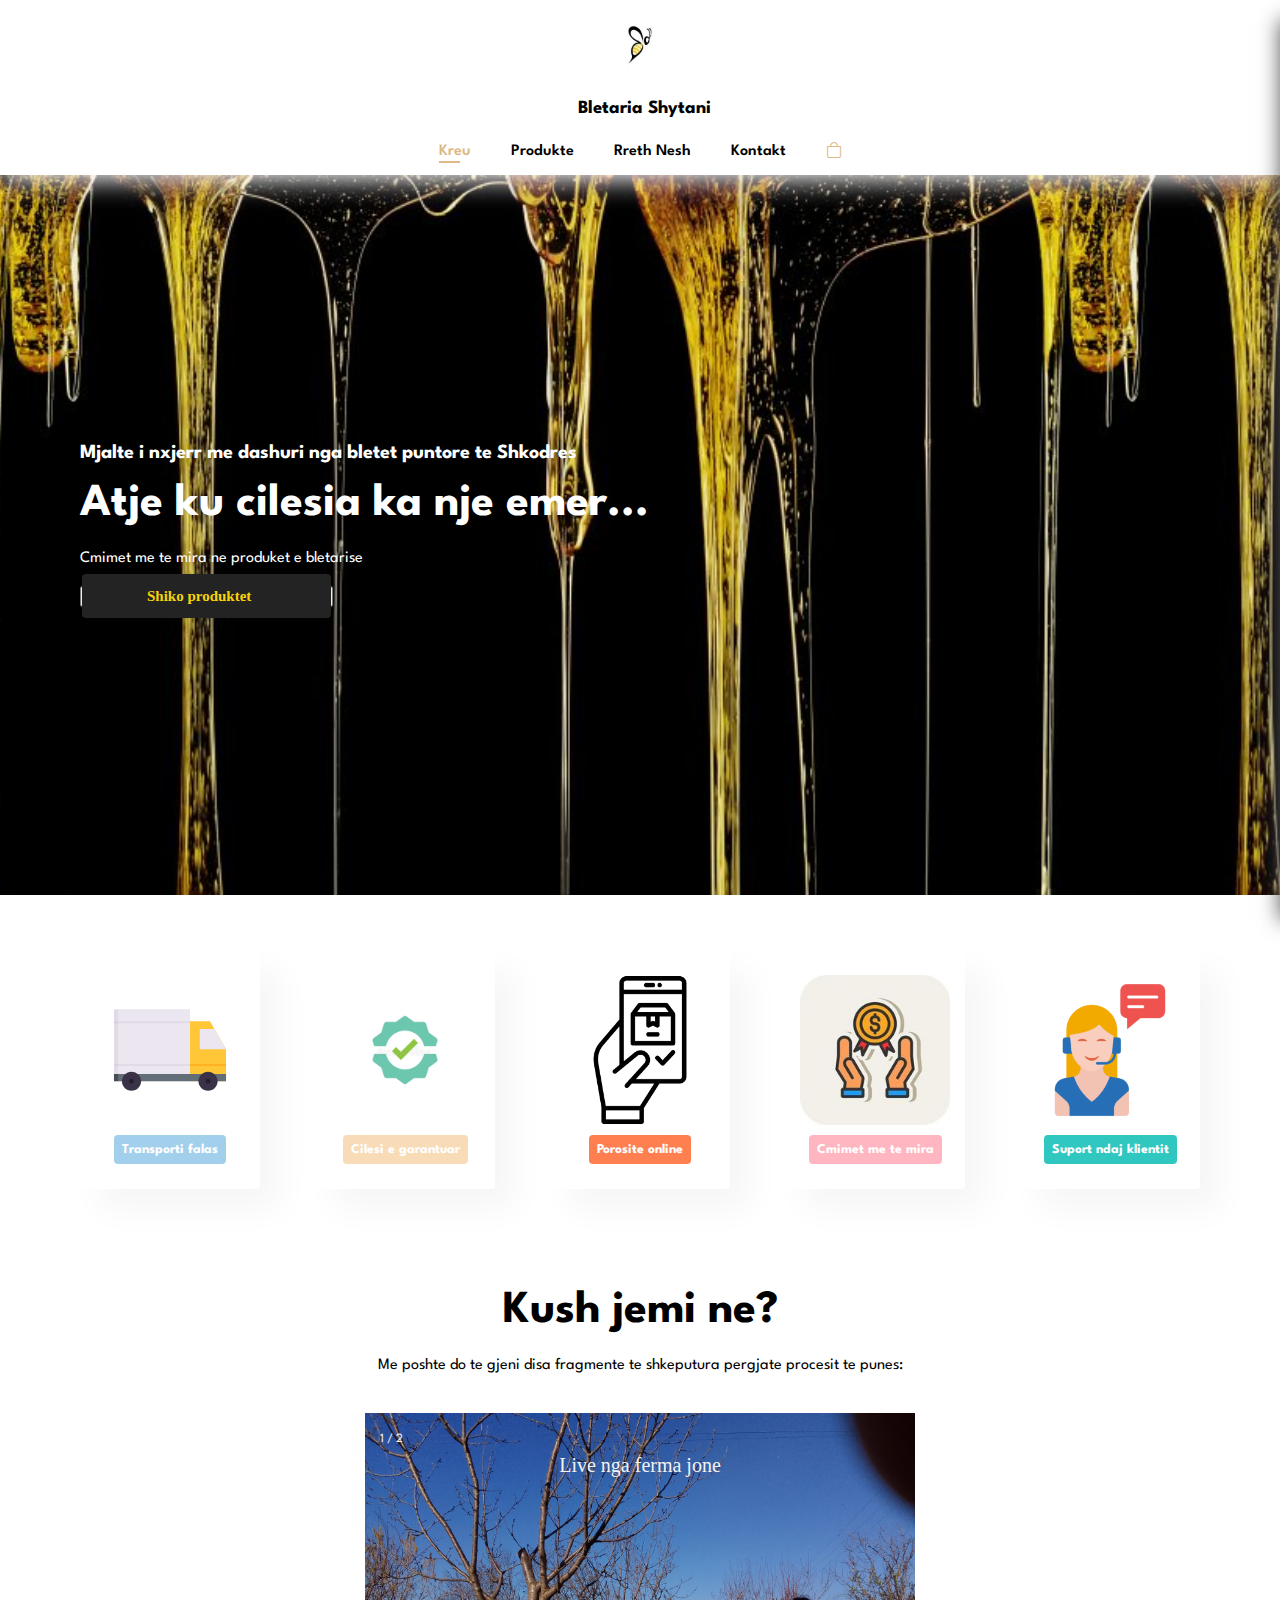
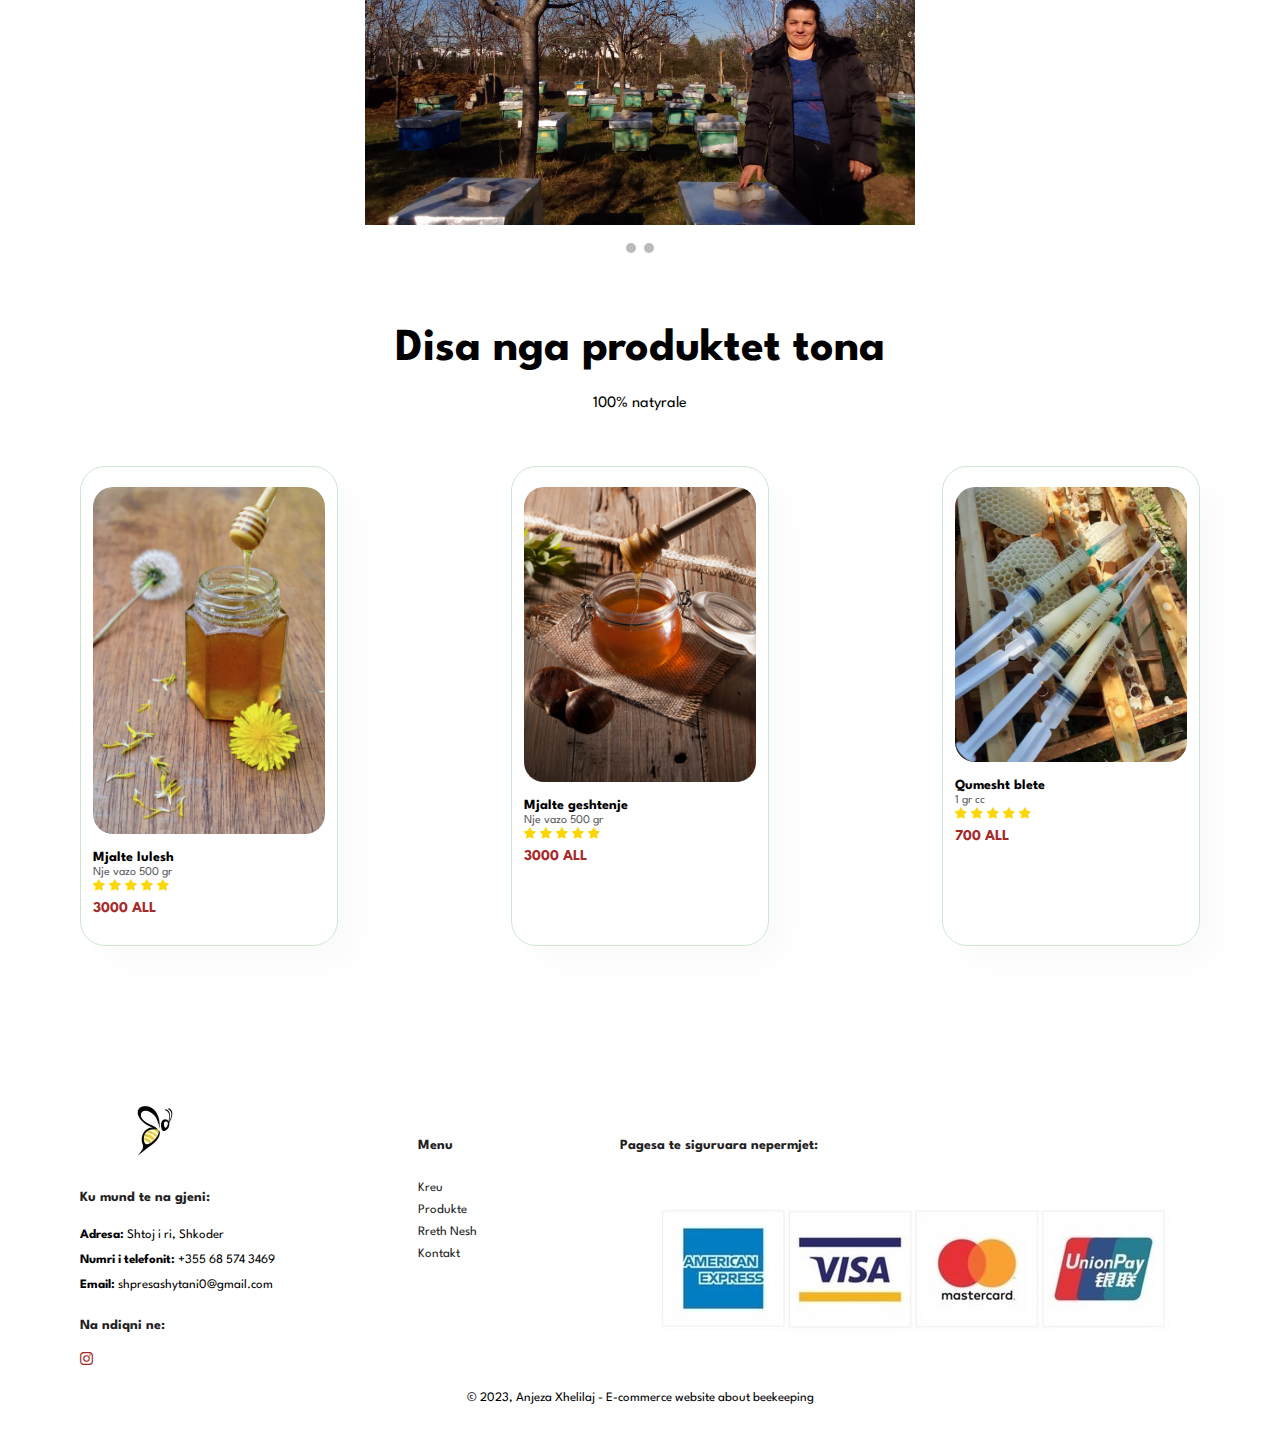
<file: index.html>
<!DOCTYPE html>
<html lang="en">
<head>
    <meta charset="UTF-8">
    <meta name="viewport" content="width=device-width, initial-scale=1.0">
    <link rel="stylesheet" href="style.css">
    <link rel="stylesheet" href="https://cdn.jsdelivr.net/npm/bootstrap-icons@1.10.5/font/bootstrap-icons.css">
    <title>E-commerce website about beekeeping</title>
</head>
<body>
    <section id="header">
        <img src="/bletariaImages/logo2.webp" class="logo" alt="Logo" onclick="myFunction()">
        <h3 onclick="myFunction()">Bletaria Shytani</h3>
        <div>
            <ul id="navbar">
                <li><a class="active" href="index.html">Kreu</a></li>
                <li><a href="products.html">Produkte</a></li>
                <li><a href="aboutus.html">Rreth Nesh</a></li>
                <li><a href="contactus.html">Kontakt</a></li>
                <li id="lg-bag"><i class="bi bi-bag" id="bag"></i></li>
                <a href="#" id="close"><i class="bi bi-x"></i></a>
            </ul>
        </div>
        <div id="mobile">
            <i class="bi bi-bag" id="bag-mobile"></i>
            <i id="bar" class="bi bi-list"></i>
        </div>
    </section>

    <section id="main">
        <h4>Mjalte i nxjerr me dashuri nga bletet puntore te Shkodres</h4>
        <h2>Atje ku cilesia ka nje emer...</h2>
        <p>Cmimet me te mira ne produket e bletarise</p>
        <button><a href="products.html">Shiko produktet</a> </button>
    </section>
 
    <section id="features" class="section-p1">
        <div class="fe-box">
            <img src="/bletariaImages/truckdelivery.svg" alt="Transporti">
            <h6>Transporti falas</h6>
        </div>

        <div class="fe-box">
            <img src="/bletariaImages/quality.webp" alt="Cilesi">
            <h6>Cilesi e garantuar</h6>
        </div>

        <div class="fe-box">
            <img src="/bletariaImages/onlineorderpng.png" alt="Porosit onlie">
            <h6>Porosite online</h6>
        </div>

        <div class="fe-box">
            <img src="/bletariaImages/bestprice.jpg" alt="Cmimet me te mira">
            <h6>Cmimet me te mira</h6>
        </div>

        <div class="fe-box">
            <img src="/bletariaImages/customerservice.png" alt="Suport per klientin">
            <h6>Suport ndaj klientit</h6>
        </div>
    </section>

    <section id="farmpic">
        <h2>Kush jemi ne?</h2>
        <p>Me poshte do te gjeni disa fragmente te shkeputura pergjate procesit te punes:</p>

        <div class="slideshow-container">

        <div class="mySlides fade">
        <div class="numbertext"><b>1 / 2</b></div>
        <img src="/bletariaImages/Shpresa2.jpg" style="width:100%">
        <div class="text">Live nga ferma jone</div>
        </div>

        <div class="mySlides fade">
        <div class="numbertext"><b>2 / 2</b></div>
        <img src="/bletariaImages/shpresa1.jpg" style="width:100%">
        <div class="text">Kosheret tona</div>
        </div>
        
        </div>
        <br>

        <div style="text-align:center">
        <span class="dot"></span> 
        <span class="dot"></span> 
        </div>   
    </section>

    <section id="product1" class="section-p1">
        <h2>Disa nga produktet tona</h2>
        <p>100% natyrale</p>
        <div class="pro-container">
        <div class="pro" onclick="window.location.href=`sproduct.html`;">
            <img src="/bletariaImages/mjalte lulesh.jpg" alt="Mjalte lulesh">
            <div class="des">
                <h5>Mjalte lulesh</h5>
                <span>Nje vazo 500 gr</span>
                <div class="star">
                    <i class="bi bi-star-fill"></i>
                    <i class="bi bi-star-fill"></i>
                    <i class="bi bi-star-fill"></i>
                    <i class="bi bi-star-fill"></i>
                    <i class="bi bi-star-fill"></i>              
                  </div>
                <h4>3000 ALL</h4>
            </div>
        </div>

        <div class="pro" onclick="window.location.href=`sproduct2.html`;">
            <img src="/bletariaImages/mjaltegeshtenje.jpg" alt="Mjalte geshtenje">
            <div class="des">
                <h5>Mjalte geshtenje</h5>
                <span>Nje vazo 500 gr</span>
                <div class="star">
                    <i class="bi bi-star-fill"></i>
                    <i class="bi bi-star-fill"></i>
                    <i class="bi bi-star-fill"></i>
                    <i class="bi bi-star-fill"></i>
                    <i class="bi bi-star-fill"></i>              
                  </div>
                <h4>3000 ALL</h4>
            </div>
        </div>

        <div class="pro" onclick="window.location.href=`sproduct3.html`;">
            <img src="/bletariaImages/qumeshtblete2.jpg" alt="Qumesht blete">
            <div class="des">
                <h5>Qumesht blete</h5>
                <span>1 gr cc</span>
                <div class="star">
                    <i class="bi bi-star-fill"></i>
                    <i class="bi bi-star-fill"></i>
                    <i class="bi bi-star-fill"></i>
                    <i class="bi bi-star-fill"></i>
                    <i class="bi bi-star-fill"></i>              
                  </div>
                <h4>700 ALL</h4>
            </div>
        </div>

        </div>
    </section>

    <!-- Cart-->

    <section id="cart">
        <a href="#" id="close-cart"><i class="bi bi-x"></i></a>
        <h2>Cfare ke porositur ne shporten tende?</h2>
        <p>Le te shohim!</p>
        <div class="cart-row">
            <span class="cart-item cart-header cart-column">Produkti</span>
            <span class="cart-price cart-header cart-column" >Cmimi</span>
            <span class="cart-quantity cart-header cart-column">Sasia</span>
        </div>

        <!-- This section covers the entire row -->

        <div class="cart-items">
            <!-- This div is here just to give the idea of how the added products at the cart row would
                look like -->

             <!--
                <div class="cart-row">
                    <div class="cart-item cart-column">
                        <img src="bletariaImages/mjalte lulesh.jpg" alt="Mjalte lulesh">
                        <span class="cart-item-title">Mjalte lulesh</span>
                    </div>
                    <span class="cart-price cart-column cart-item-price">3000 ALL</span>
                    <div class="cart-item cart-column">
                        <input class="cart-quantity-input" type="number" value="1"></td>
                        <i class="bi bi-trash"></i>
                    </div>
                </div> 
            -->

        </div>
        <!-- This div covers the transport and cart's total -->

        <div class="cart-total">
            <strong>Transporti</strong>
            <span>Falas</span>
            <strong >Totali i kartes</strong> 
            <span class="cart-total-price">0 All</span>
        </div>
        <button class="normal" id="purchase">Porosit</button>
    </section>

   <footer class="section-p1">
        <div class="col">
            <img src="bletariaImages/logo2.webp" alt="logo">
            <h4>Ku mund te na gjeni:</h4>
            <p><strong>Adresa: </strong>Shtoj i ri, Shkoder</p>
            <p><strong>Numri i telefonit: </strong>+355 68 574 3469</p>
            <p><strong>Email: </strong>shpresashytani0@gmail.com</p>
            <div class="follow">
            <h4>Na ndiqni ne:</h4>
            <div class="icons">
                <a href="https://www.instagram.com/bletariajuaj/"><i class="bi bi-instagram"></i></a>
            </div>
            </div>
        </div>

        <div class="col" id="menu"> 
            <h4>Menu</h4>
            <a href="index.html">Kreu</a>
            <a href="products.html">Produkte</a>
            <a href="aboutus.html">Rreth Nesh</a>
            <a href="contactus.html">Kontakt</a>
        </div>

        <div class="col-pagesa">
            <h4>Pagesa te siguruara nepermjet:</h4>
            <img src="bletariaImages/payment.jpg" alt="Menyra te sigurta pagese">
        </div>

        <div class="copyright">
            <p>© 2023, Anjeza Xhelilaj - E-commerce website about beekeeping</p>
        </div>
   </footer>
 
   <script>

    /* Slideshow */

    let slideIndex = 0;
    showSlides();

    function showSlides() {
        let i;
        let slides = document.getElementsByClassName("mySlides");
        let dots = document.getElementsByClassName("dot");
        for (i = 0; i < slides.length; i++) {
            slides[i].style.display = "none";  
        }
        slideIndex++;
        if (slideIndex > slides.length) {slideIndex = 1}    
        for (i = 0; i < dots.length; i++) {
            dots[i].className = dots[i].className.replace("active", "");
        }
        slides[slideIndex-1].style.display = "block";  
        dots[slideIndex-1].className += " active";
        setTimeout(showSlides, 2000); // Change image every 2 seconds
    }

   </script>

<script src="script.js">
</script>

</body>
</html>
</file>
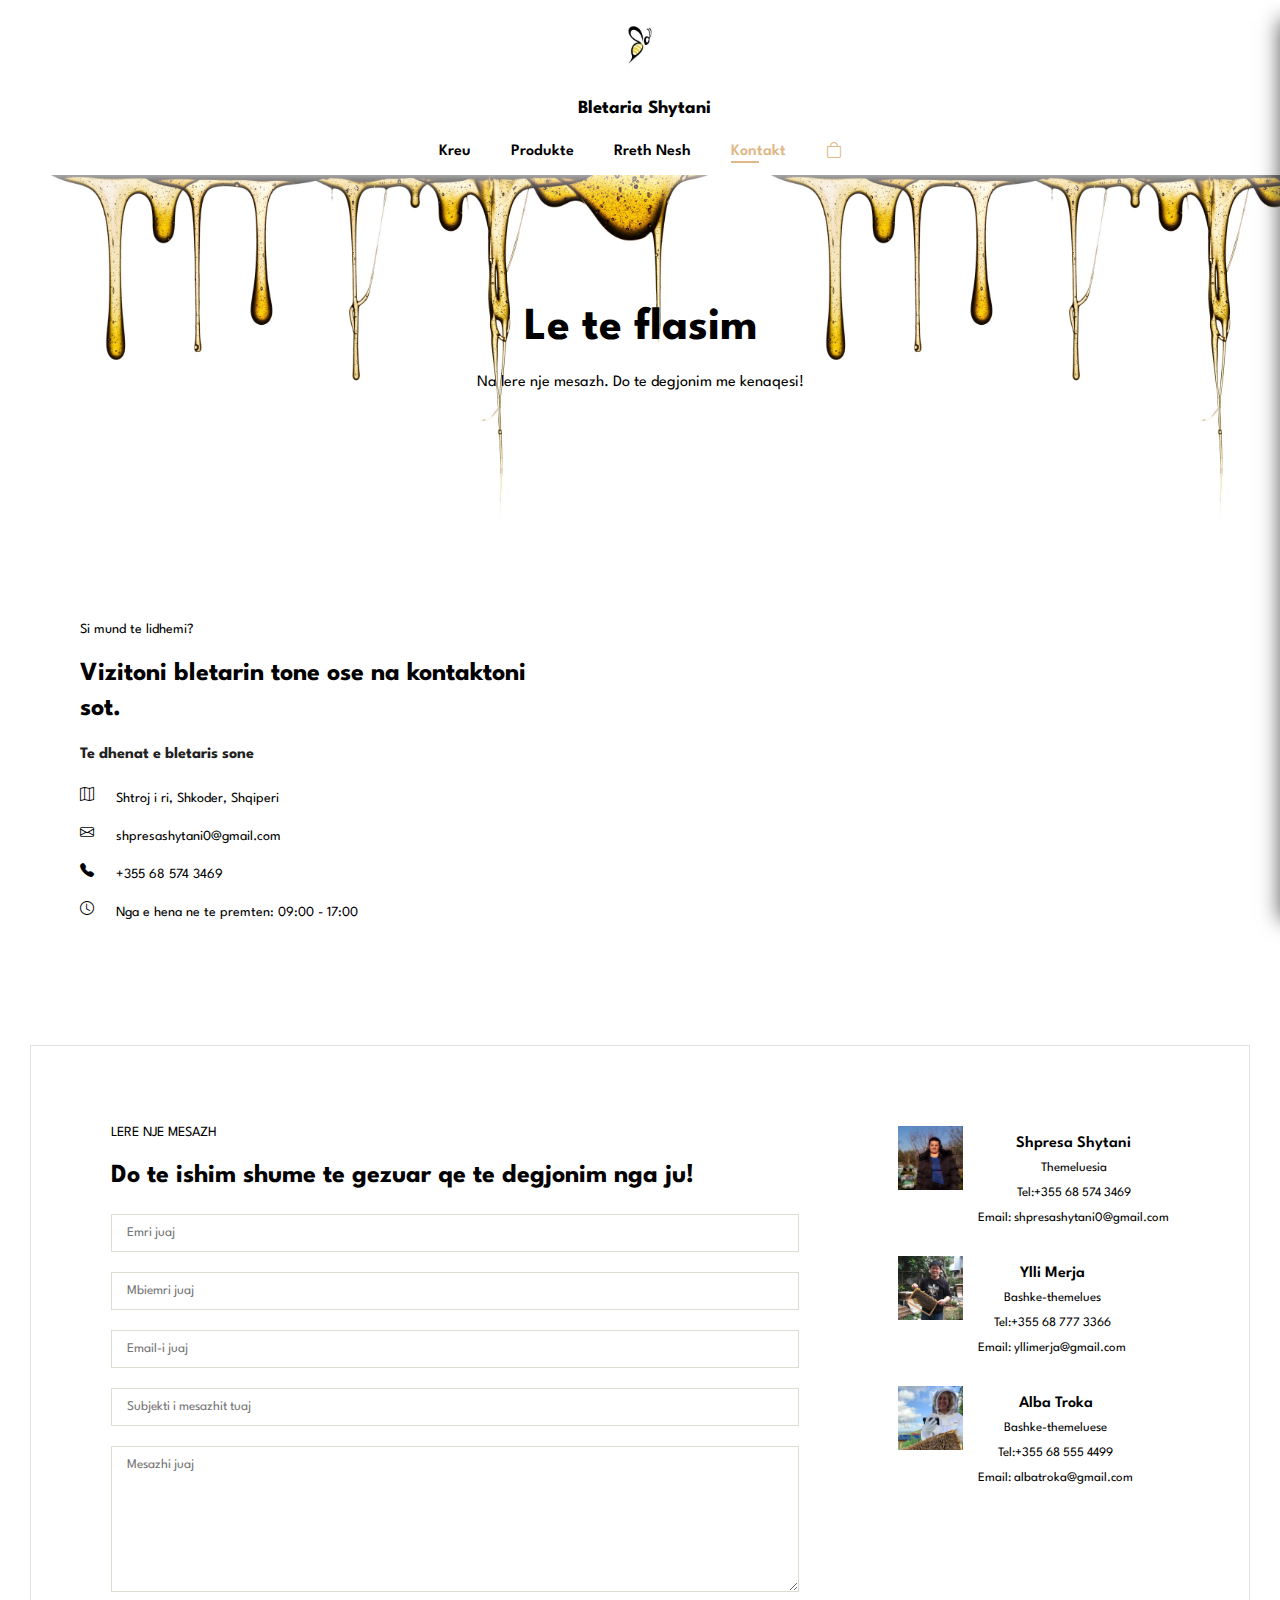
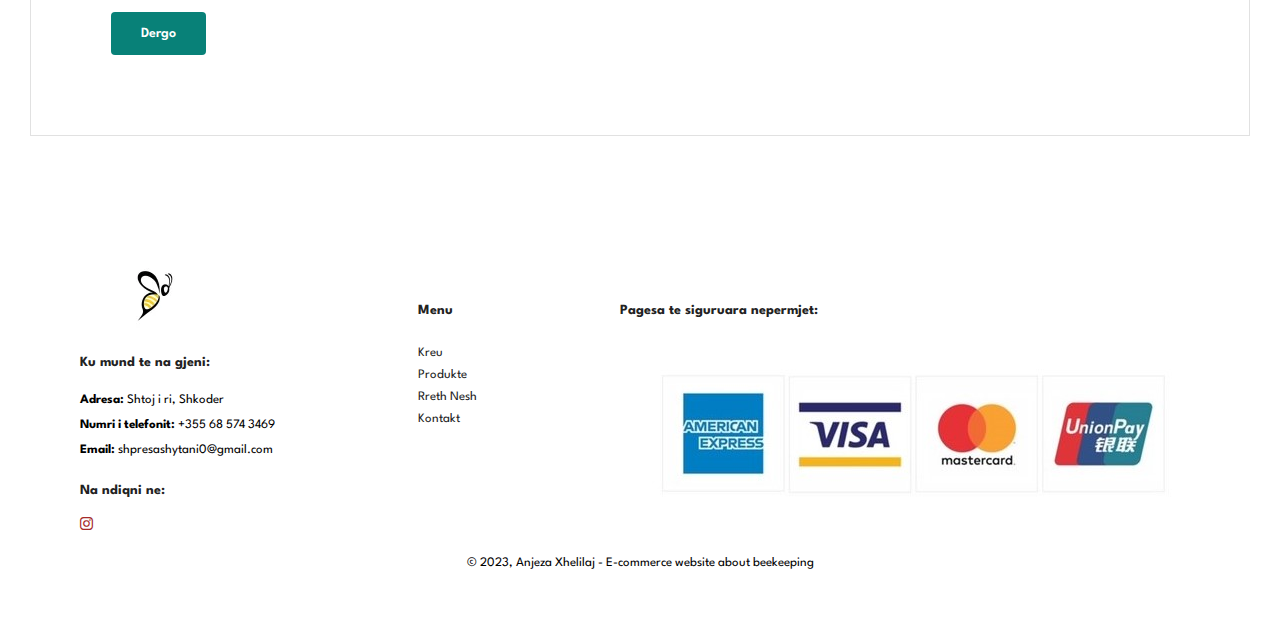
<file: contactus.html>
<!DOCTYPE html>
<html lang="en">
<head>
    <meta charset="UTF-8">
    <meta name="viewport" content="width=device-width, initial-scale=1.0">
    <link rel="stylesheet" href="style.css">
    <link rel="stylesheet" href="https://cdn.jsdelivr.net/npm/bootstrap-icons@1.10.5/font/bootstrap-icons.css">
    <title>E-commerce website about beekeeping</title>
</head>
<body>
    <section id="header">
        <img src="/bletariaImages/logo2.webp" class="logo" alt="Logo" onclick="myFunction()">
        <h3 onclick="myFunction()">Bletaria Shytani</h3>
        <div>
            <ul id="navbar">
                <li><a  href="index.html">Kreu</a></li>
                <li><a  href="products.html">Produkte</a></li>
                <li><a href="aboutus.html">Rreth Nesh</a></li>
                <li><a class="active" href="contactus.html">Kontakt</a></li>
                <li id="lg-bag"><i class="bi bi-bag" id="bag"></i></li>
                <a href="#" id="close"><i class="bi bi-x"></i></a>
            </ul>
        </div>
        <div id="mobile">
            <i class="bi bi-bag" id="bag-mobile"></i>
            <i id="bar" class="bi bi-list"></i>
        </div>
    </section>

    <section id="page-header" class="rrethNesh-header"> 
        <h2>Le te flasim</h2>

        <p>Na lere nje mesazh. Do te degjonim me kenaqesi!</p>
    </section>

    <section id="contact-details" class="section-p1">
        <div class="details">
            <span>Si mund te lidhemi?</span>
            <h2>Vizitoni bletarin tone ose na kontaktoni sot.</h2>
            <h4>Te dhenat e bletaris sone</h4>
            <div>
                <li>
                <i class="bi bi-map"></i>
                <p>Shtroj i ri, Shkoder, Shqiperi</p>
                </li>
                <li>
                    <i class="bi bi-envelope"></i>
                    <p>shpresashytani0@gmail.com</p>
                </li>
                <li>
                    <i class="bi bi-telephone-fill"></i>
                    <p>+355 68 574 3469</p>
                </li>
                <li>
                    <i class="bi bi-clock"></i>
                    <p>Nga e hena ne te premten: 09:00 - 17:00</p>
                </li>
            </div>
        </div>

        <div class="map">
            <iframe src="https://www.google.com/maps/embed?pb=!1m18!1m12!1m3!1d5920.
            4434705365165!2d19.500060302049043!3d42.10272172407643!2m3!1f0!2f0!3f0!
            3m2!1i1024!2i768!4f13.1!3m3!1m2!1s0x134dfe25e10c5f2f%3A0x40e055e37521e
            068!2sNew%20Shtoj%2C%20Albania!5e0!3m2!1sen!2s!4v1689246237794!5m2!1s
            en!2s" width="600" height="450" style="border:0;" allowfullscreen="" 
            loading="lazy" referrerpolicy="no-referrer-when-downgrade"></iframe>
        </div>
    </section>

    <section id="form-details">
        <form action="">
        <span>LERE NJE MESAZH</span>
        <h2>Do te ishim shume te gezuar qe te degjonim nga ju!</h2>
        <input type="text" placeholder="Emri juaj">
        <input type="text" placeholder="Mbiemri juaj">
        <input type="text" placeholder="Email-i juaj">
        <input type="text" placeholder="Subjekti i mesazhit tuaj">
        <textarea name="" id="" cols="30" 
                  rows="10" placeholder="Mesazhi juaj"></textarea>
        <button class="normal" type="submit">Dergo</button>
        </form>

        <div class="people">
            <div>
                <img src="bletariaImages/njerez1.jpg" alt="">
                <p><span>Shpresa Shytani</span> Themeluesia <br>
                         Tel:+355 68 574 3469 <br>
                         Email: shpresashytani0@gmail.com <br></p>
            </div>

            <div>
                <img src="bletariaImages/njerez2.webp" alt="">
                <p><span>Ylli Merja</span> Bashke-themelues <br>
                         Tel:+355 68 777 3366 <br>
                         Email: yllimerja@gmail.com <br></p>
            </div>

            <div>
                <img src="bletariaImages/njerez3.webp" alt="">
                <p><span>Alba Troka</span> Bashke-themeluese <br>
                         Tel:+355 68 555 4499 <br>
                         Email: albatroka@gmail.com <br></p>
            </div>
        </div>
    </section>

    <!-- Cart -->

    <section id="cart">
        <a href="#" id="close-cart"><i class="bi bi-x"></i></a>
        <h2>Cfare ke porositur ne shporten tende?</h2>
        <p>Le te shohim!</p>
        <div class="cart-row">
            <span class="cart-item cart-header cart-column">Produkti</span>
            <span class="cart-price cart-header cart-column" >Cmimi</span>
            <span class="cart-quantity cart-header cart-column">Sasia</span>
        </div>

        <!-- This section covers the entire row -->

        <div class="cart-items">
            <!-- This div is here just to give the idea of how the added products at the cart row would
                look like -->

             <!--
                <div class="cart-row">
                    <div class="cart-item cart-column">
                        <img src="bletariaImages/mjalte lulesh.jpg" alt="Mjalte lulesh">
                        <span class="cart-item-title">Mjalte lulesh</span>
                    </div>
                    <span class="cart-price cart-column cart-item-price">3000 ALL</span>
                    <div class="cart-item cart-column">
                        <input class="cart-quantity-input" type="number" value="1"></td>
                        <i class="bi bi-trash"></i>
                    </div>
                </div> 
            -->

        </div>
        <!-- This div covers the transport and cart's total -->

        <div class="cart-total">
            <strong>Transporti</strong>
            <span>Falas</span>
            <strong >Totali i kartes</strong> 
            <span class="cart-total-price">0 All</span>
        </div>
        <button class="normal" id="purchase">Porosit</button>
    </section>

    <footer class="section-p1">
        <div class="col">
            <img src="bletariaImages/logo2.webp" alt="logo">
            <h4>Ku mund te na gjeni:</h4>
            <p><strong>Adresa: </strong>Shtoj i ri, Shkoder</p>
            <p><strong>Numri i telefonit: </strong>+355 68 574 3469</p>
            <p><strong>Email: </strong>shpresashytani0@gmail.com</p>
            <div class="follow">
            <h4>Na ndiqni ne:</h4>
            <div class="icons">
                <a href="https://www.instagram.com/bletariajuaj/"><i class="bi bi-instagram"></i></a>
            </div>
            </div>
        </div>

        <div class="col" id="menu"> 
            <h4>Menu</h4>
            <a href="index.html">Kreu</a>
            <a href="products.html">Produkte</a>
            <a href="aboutus.html">Rreth Nesh</a>
            <a href="contactus.html">Kontakt</a>
        </div>

        <div class="col-pagesa">
            <h4>Pagesa te siguruara nepermjet:</h4>
            <img src="bletariaImages/payment.jpg" alt="Menyra te sigurta pagese">
        </div>

        <div class="copyright">
            <p>© 2023, Anjeza Xhelilaj - E-commerce website about beekeeping</p>
        </div>
    </footer>

<script src="script.js"></script>

</body>
</html>
</file>
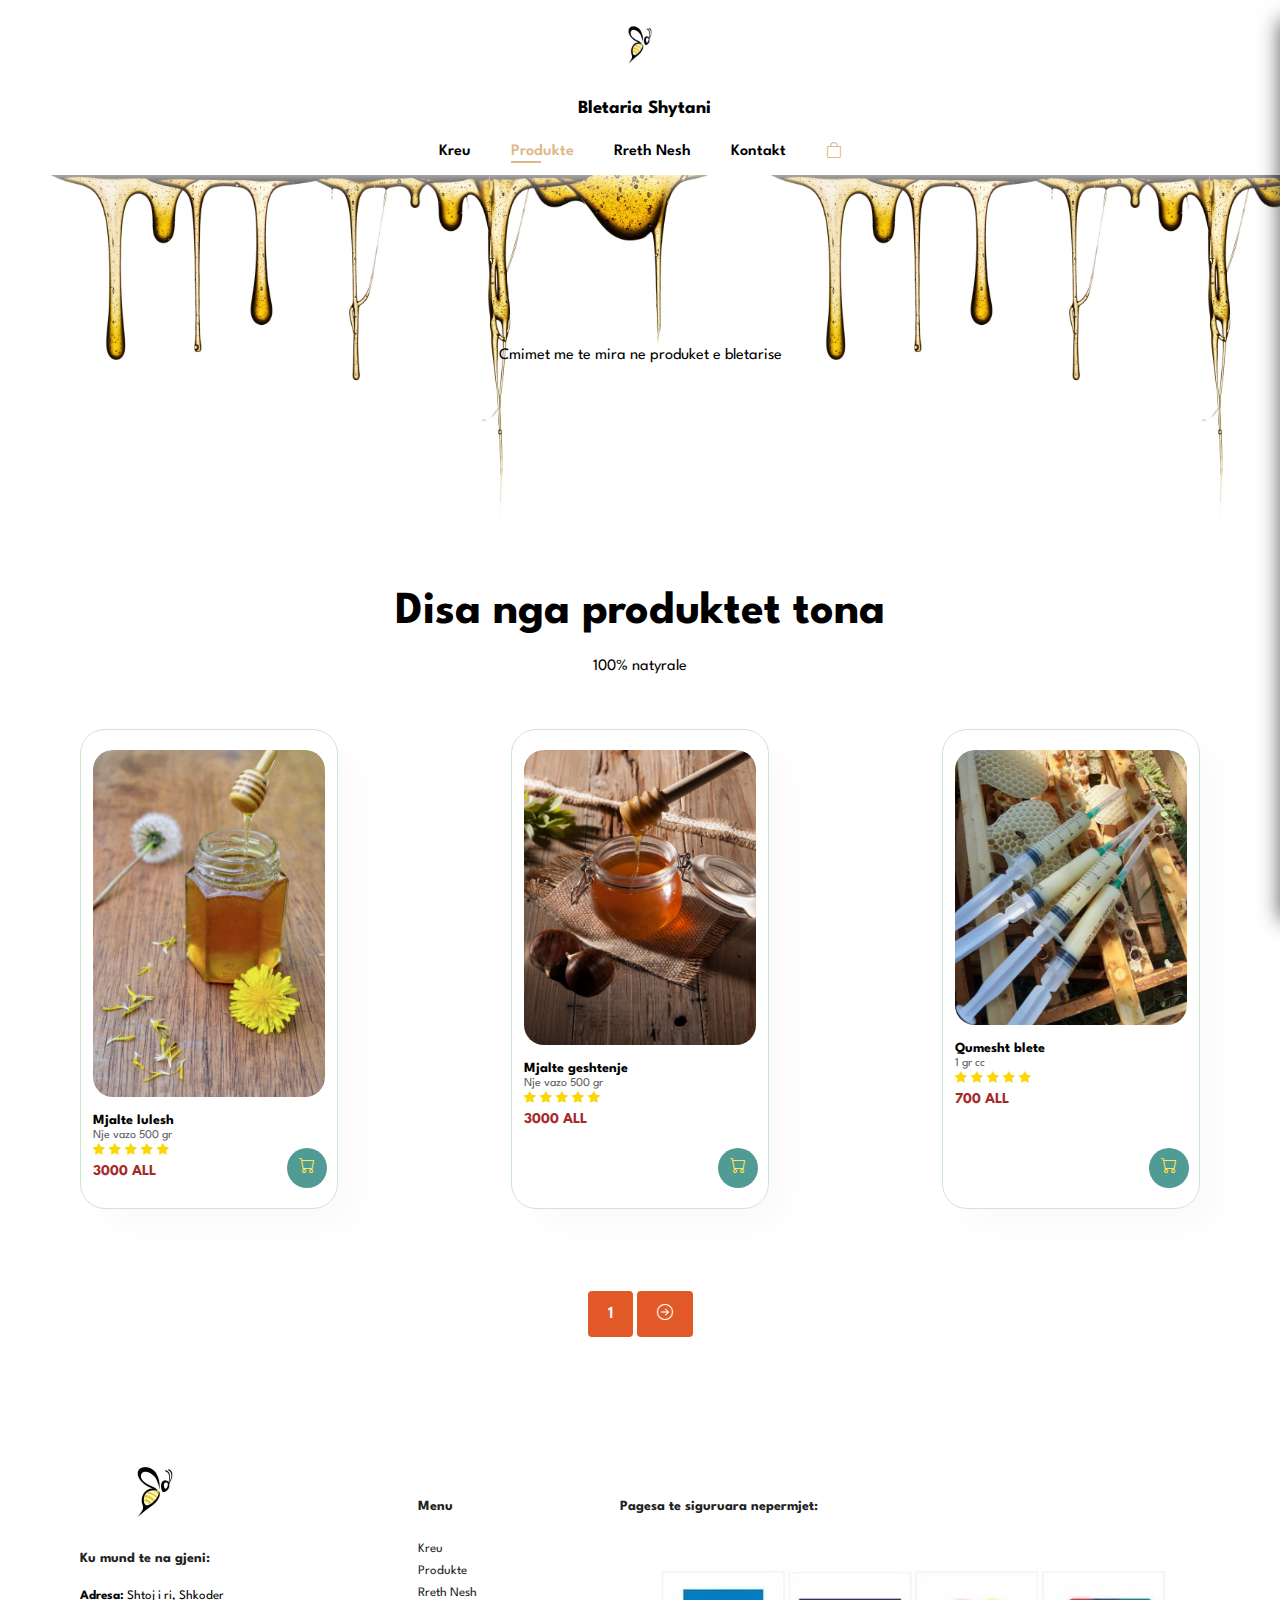
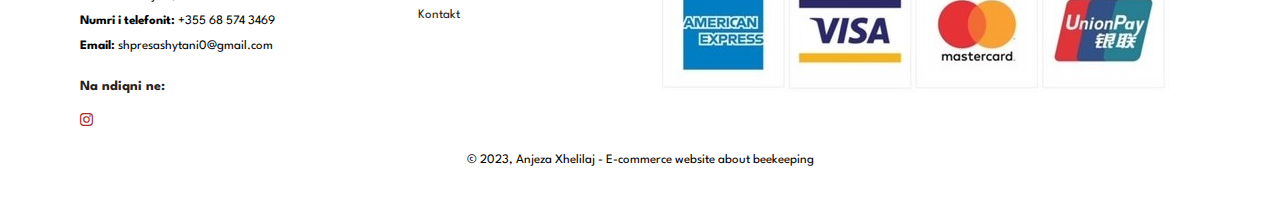
<file: products.html>
<!DOCTYPE html>
<html lang="en">
<head>
    <meta charset="UTF-8">
    <meta name="viewport" content="width=device-width, initial-scale=1.0">
    <link rel="stylesheet" href="style.css">
    <link rel="stylesheet" href="https://cdn.jsdelivr.net/npm/bootstrap-icons@1.10.5/font/bootstrap-icons.css">
    <script src="shop.js" async></script>
    <title>E-commerce website about beekeeping</title>
</head>
<body>
    <section id="header">
        <img src="/bletariaImages/logo2.webp" class="logo" alt="Logo" onclick="myFunction()">
        <h3 onclick="myFunction()">Bletaria Shytani</h3>
        <div>
            <ul id="navbar">
                <li><a href="index.html">Kreu</a></li>
                <li><a class="active" href="products.html">Produkte</a></li>
                <li><a href="aboutus.html">Rreth Nesh</a></li>
                <li><a href="contactus.html">Kontakt</a></li>
                <li id="lg-bag"><i class="bi bi-bag" id="bag"></i></li>
                <a href="#" id="close"><i class="bi bi-x"></i></a>
            </ul>
        </div>
        <div id="mobile">
            <i class="bi bi-bag" id="bag-mobile"></i>
            <i id="bar" class="bi bi-list"></i>
        </div>
    </section>

    <section id="page-header"> 
        <p >Cmimet me te mira ne produket e bletarise</p>
    </section>

    <section id="product1" class="section-p1">
        <h2>Disa nga produktet tona</h2>
        <p>100% natyrale</p>
        <div class="pro-container">
        <div class="pro">
            <img class="shop-item-img" src="/bletariaImages/mjalte lulesh.jpg" alt="Mjalte lulesh" 
                 onclick="window.location.href=`sproduct.html`;">
            <div class="des">
                <h5 class="shop-item-title">Mjalte lulesh</h5>
                <span>Nje vazo 500 gr</span>
                <div class="star">
                    <i class="bi bi-star-fill"></i>
                    <i class="bi bi-star-fill"></i>
                    <i class="bi bi-star-fill"></i>
                    <i class="bi bi-star-fill"></i>
                    <i class="bi bi-star-fill"></i>              
                  </div>
                <h4 class="shop-item-price">3000 ALL</h4>
            </div>
            <i class="bi bi-cart cart"></i>
        </div>

        <div class="pro" >
            <img class="shop-item-img" src="/bletariaImages/mjaltegeshtenje.jpg" alt="Mjalte geshtenje" 
                 onclick="window.location.href=`sproduct2.html`;">
            <div class="des">
                <h5 class="shop-item-title">Mjalte geshtenje</h5>
                <span>Nje vazo 500 gr</span>
                <div class="star">
                    <i class="bi bi-star-fill"></i>
                    <i class="bi bi-star-fill"></i>
                    <i class="bi bi-star-fill"></i>
                    <i class="bi bi-star-fill"></i>
                    <i class="bi bi-star-fill"></i>              
                  </div>
                <h4 class="shop-item-price">3000 ALL</h4>
            </div>
            <i class="bi bi-cart cart"></i>
        </div>

        <div class="pro" >
            <img class="shop-item-img" src="/bletariaImages/qumeshtblete2.jpg" alt="Qumesht blete" 
                 onclick="window.location.href=`sproduct3.html`;">
            <div class="des">
                <h5 class="shop-item-title">Qumesht blete</h5>
                <span>1 gr cc</span>
                <div class="star">
                    <i class="bi bi-star-fill"></i>
                    <i class="bi bi-star-fill"></i>
                    <i class="bi bi-star-fill"></i>
                    <i class="bi bi-star-fill"></i>
                    <i class="bi bi-star-fill"></i>              
                  </div>
                <h4 class="shop-item-price">700 ALL</h4>
            </div>
            <i class="bi bi-cart cart"></i>
        </div>
        </div>
    </section>

    <section id="pagination" class="section-p1" onclick="window.location.href=`products.html`;">
        <a href="">1</a>
        <a href="#"><i class="bi bi-arrow-right-circle"></i></a>
    </section>
    
  <!-- Cart -->

  <section id="cart">
        <a href="#" id="close-cart"><i class="bi bi-x"></i></a>
        <h2>Cfare ke porositur ne shporten tende?</h2>
        <p>Le te shohim!</p>
        <div class="cart-row">
            <span class="cart-item cart-header cart-column">Produkti</span>
            <span class="cart-price cart-header cart-column" >Cmimi</span>
            <span class="cart-quantity cart-header cart-column">Sasia</span>
        </div>

        <!-- This section covers the entire row -->

        <div class="cart-items">
            <!-- This div is here just to give the idea of how the added products at the cart row would
                look like -->

             <!--
                <div class="cart-row">
                    <div class="cart-item cart-column">
                        <img src="bletariaImages/mjalte lulesh.jpg" alt="Mjalte lulesh">
                        <span class="cart-item-title">Mjalte lulesh</span>
                    </div>
                    <span class="cart-price cart-column cart-item-price">3000 ALL</span>
                    <div class="cart-item cart-column">
                        <input class="cart-quantity-input" type="number" value="1"></td>
                        <i class="bi bi-trash"></i>
                    </div>
                </div> 
            -->

        </div>
        <!-- This div covers the transport and cart's total -->

        <div class="cart-total">
            <strong>Transporti</strong>
            <span>Falas</span>
            <strong >Totali i kartes</strong> 
            <span class="cart-total-price">0 All</span>
        </div>
        <button class="normal" id="purchase">Porosit</button>
  </section>
  
  <footer class="section-p1">
        <div class="col">
            <img src="bletariaImages/logo2.webp" alt="logo">
            <h4>Ku mund te na gjeni:</h4>
            <p><strong>Adresa: </strong>Shtoj i ri, Shkoder</p>
            <p><strong>Numri i telefonit: </strong>+355 68 574 3469</p>
            <p><strong>Email: </strong>shpresashytani0@gmail.com</p>
            <div class="follow">
            <h4>Na ndiqni ne:</h4>
            <div class="icons">
                <a href="https://www.instagram.com/bletariajuaj/"><i class="bi bi-instagram"></i></a>
            </div>
            </div>
        </div>

        <div class="col" id="menu"> 
            <h4>Menu</h4>
            <a href="index.html">Kreu</a>
            <a href="products.html">Produkte</a>
            <a href="aboutus.html">Rreth Nesh</a>
            <a href="contactus.html">Kontakt</a>
        </div>

        <div class="col-pagesa">
            <h4>Pagesa te siguruara nepermjet:</h4>
            <img src="bletariaImages/payment.jpg" alt="Menyra te sigurta pagese">
        </div>

        <div class="copyright">
            <p>© 2023, Anjeza Xhelilaj - E-commerce website about beekeeping</p>
        </div>
  </footer>


 <script src="script.js"></script>

</body>
</html>
</file>
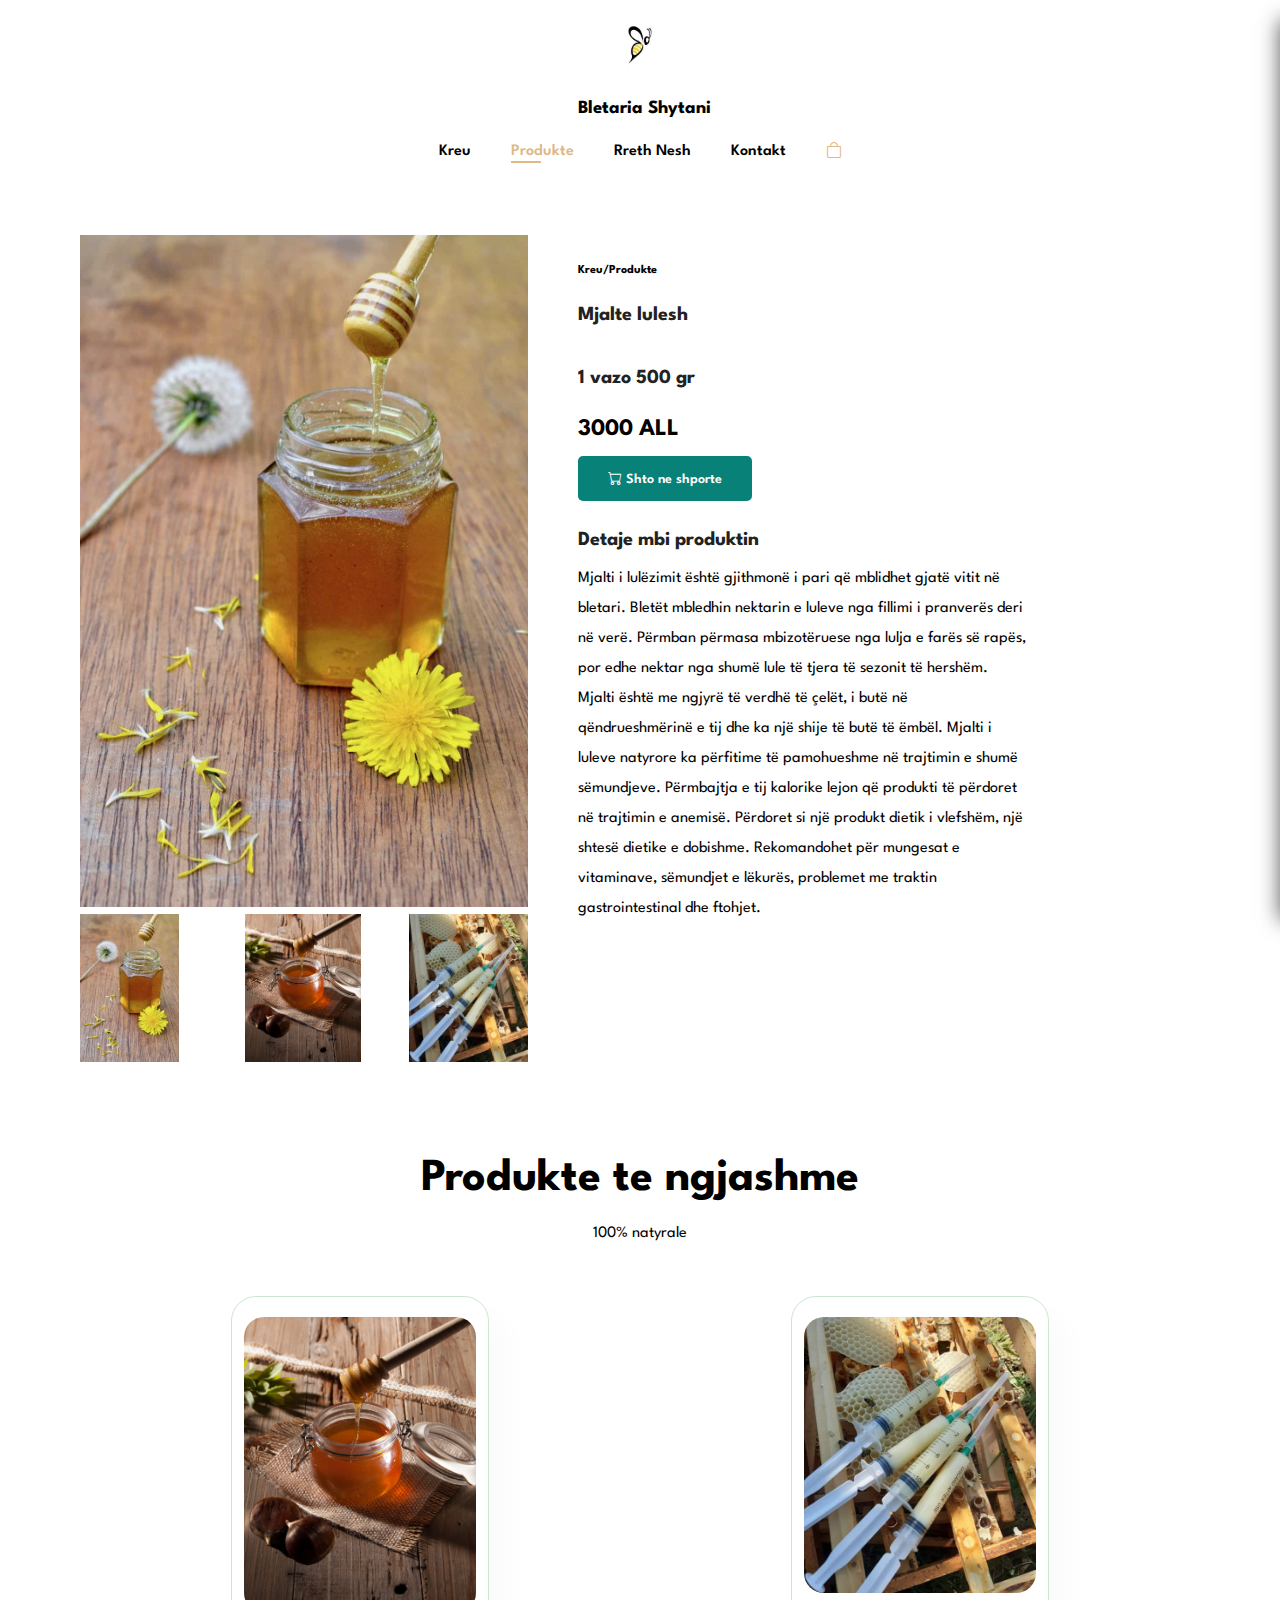
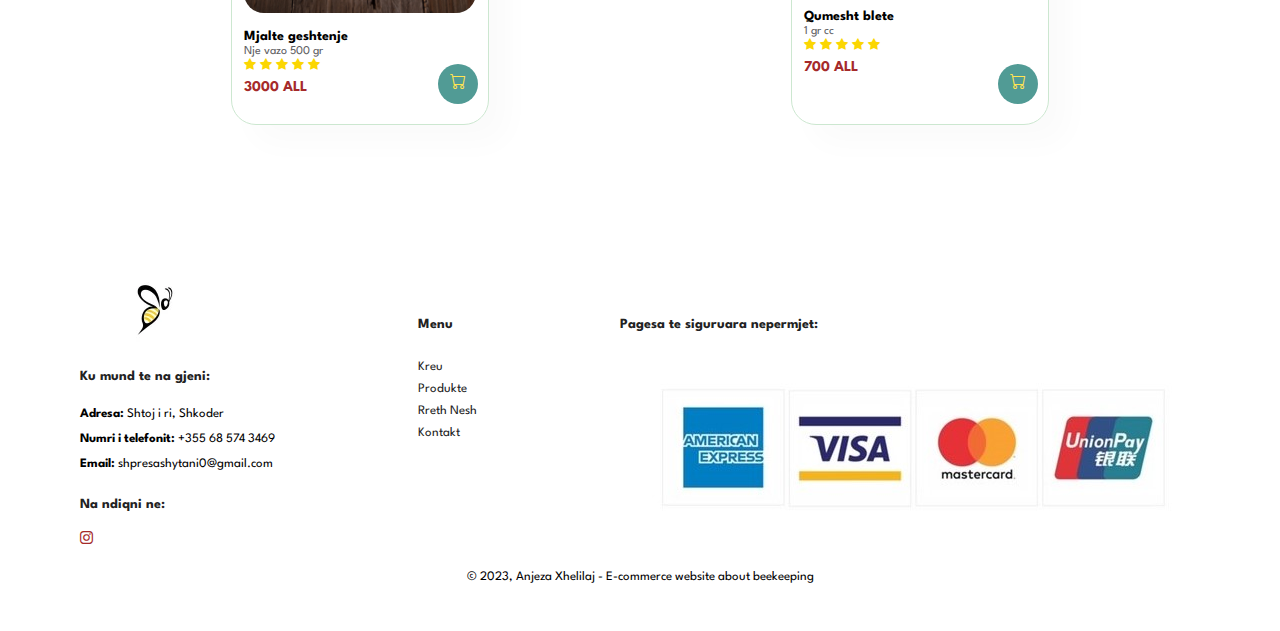
<file: sproduct.html>
<!DOCTYPE html>
<html lang="en">
<head>
    <meta charset="UTF-8">
    <meta name="viewport" content="width=device-width, initial-scale=1.0">
    <link rel="stylesheet" href="style.css">
    <link rel="stylesheet" href="https://cdn.jsdelivr.net/npm/bootstrap-icons@1.10.5/font/bootstrap-icons.css">
    <script src="shop.js" async></script>
    <title>E-commerce website about beekeeping</title>
</head>
<body>
    <section id="header">
        <img src="/bletariaImages/logo2.webp" class="logo" alt="Logo" onclick="myFunction()">
        <h3 onclick="myFunction()">Bletaria Shytani</h3>
        <div>
            <ul id="navbar">
                <li><a  href="index.html">Kreu</a></li>
                <li><a class="active" href="products.html">Produkte</a></li>
                <li><a href="aboutus.html">Rreth Nesh</a></li>
                <li><a href="contactus.html">Kontakt</a></li>
                <li id="lg-bag"><i class="bi bi-bag" id="bag"></i></li>
                <a href="#" id="close"><i class="bi bi-x"></i></a>
            </ul>
        </div>
        <div id="mobile">
            <i class="bi bi-bag" id="bag-mobile"></i>
            <i id="bar" class="bi bi-list"></i>
        </div>
    </section>

    <section id="prodetails" class="section-p1">
        <div class="single-pro-image">
            <img src="bletariaImages/mjalte lulesh.jpg" 
            width="100%" id="MainImg" alt="Mjalte lulesh">

        <div class="small-img-group">
            <div class="small-img-col" onclick="window.location.href=`sproduct.html`;">
                <img src="bletariaImages/mjalte lulesh.jpg" 
                width="83%" class="small-img" alt="Mjalte lulesh">
            </div>

            <div class="small-img-col" onclick="window.location.href=`sproduct2.html`;">
                <img src="bletariaImages/mjaltegeshtenje.jpg" 
                width="98%" class="small-img" alt="Mjalte geshtenje">
            </div>
            
            <div class="small-img-col" onclick="window.location.href=`sproduct3.html`;">
                <img src="bletariaImages/qumeshtblete2.jpg" 
                width="100%" height="100%" class="small-img" alt="Qumeshte blete">
            </div>
        </div>
        </div>

        <div class="single-pro-details">
            <h6>Kreu/Produkte</h6>
            <h4 class="shop-item-title">Mjalte lulesh</h4>
            <h4>1 vazo 500 gr</h4>
            <h2 class="shop-item-price">3000 ALL </h2>
            <img class="shop-item-img" src="bletariaImages/mjalte lulesh.jpg" alt="Mjalte lulesh" hidden>
            <button class="normal bi bi-cart" type="button"> Shto ne shporte</button>
            <h4>Detaje mbi produktin</h4>
            <span>Mjalti i lulëzimit është gjithmonë i pari që mblidhet 
                 gjatë vitit në bletari. Bletët mbledhin nektarin e luleve nga 
                 fillimi i pranverës deri në verë. Përmban përmasa mbizotëruese 
                 nga lulja e farës së rapës, por edhe nektar nga shumë lule të tjera 
                 të sezonit të hershëm.

                Mjalti është me ngjyrë të verdhë të çelët, i butë në qëndrueshmërinë e tij
                dhe ka një shije të butë të ëmbël. Mjalti i luleve natyrore ka përfitime
                të pamohueshme në trajtimin e shumë sëmundjeve. Përmbajtja e tij kalorike 
                lejon që produkti të përdoret në trajtimin e anemisë. Përdoret si një produkt dietik 
                i vlefshëm, një shtesë dietike e dobishme. Rekomandohet për mungesat e vitaminave, 
                sëmundjet e lëkurës, problemet me traktin gastrointestinal dhe ftohjet.</span>
            <span></span>
        </div>
    </section>

    <section id="product1" class="section-p1">
        <h2>Produkte te ngjashme</h2>
        <p>100% natyrale</p>
        <div class="spro-container">
        <div class="pro" >
            <img src="/bletariaImages/mjaltegeshtenje.jpg" alt="Mjalte geshtenje" 
                 onclick="window.location.href=`sproduct2.html`;">
            <div class="des">
                <h5 class="shop-item-title">Mjalte geshtenje</h5>
                <span>Nje vazo 500 gr</span>
                <div class="star">
                    <i class="bi bi-star-fill"></i>
                    <i class="bi bi-star-fill"></i>
                    <i class="bi bi-star-fill"></i>
                    <i class="bi bi-star-fill"></i>
                    <i class="bi bi-star-fill"></i>              
                  </div>
                <h4 class="shop-item-price">3000 ALL</h4>
            </div>
            <i class="bi bi-cart cart"></i>
        </div>

        <div class="pro" >
            <img src="/bletariaImages/qumeshtblete2.jpg" alt="Qumesht blete" 
                 onclick="window.location.href=`sproduct3.html`;">
            <div class="des">
                <h5 class="shop-item-title">Qumesht blete</h5>
                <span>1 gr cc</span>
                <div class="star">
                    <i class="bi bi-star-fill"></i>
                    <i class="bi bi-star-fill"></i>
                    <i class="bi bi-star-fill"></i>
                    <i class="bi bi-star-fill"></i>
                    <i class="bi bi-star-fill"></i>              
                  </div>
                <h4 class="shop-item-price">700 ALL</h4>
            </div>
            <i class="bi bi-cart cart"></i>
        </div>

        </div>
    </section>

     <!-- Cart -->

    <section id="cart">
        <a href="#" id="close-cart"><i class="bi bi-x"></i></a>
        <h2>Cfare ke porositur ne shporten tende?</h2>
        <p>Le te shohim!</p>
        <div class="cart-row">
            <span class="cart-item cart-header cart-column">Produkti</span>
            <span class="cart-price cart-header cart-column" >Cmimi</span>
            <span class="cart-quantity cart-header cart-column">Sasia</span>
        </div>

        <!-- This section covers the entire row -->

        <div class="cart-items">
            <!-- This div is here just to give the idea of how the added products at the cart row would
                look like -->

             <!--
                <div class="cart-row">
                    <div class="cart-item cart-column">
                        <img src="bletariaImages/mjalte lulesh.jpg" alt="Mjalte lulesh">
                        <span class="cart-item-title">Mjalte lulesh</span>
                    </div>
                    <span class="cart-price cart-column cart-item-price">3000 ALL</span>
                    <div class="cart-item cart-column">
                        <input class="cart-quantity-input" type="number" value="1"></td>
                        <i class="bi bi-trash"></i>
                    </div>
                </div> 
            -->

        </div>
        <!-- This div covers the transport and cart's total -->

        <div class="cart-total">
            <strong>Transporti</strong>
            <span>Falas</span>
            <strong >Totali i kartes</strong> 
            <span class="cart-total-price">0 All</span>
        </div>
        <button class="normal" id="purchase">Porosit</button>
  </section>

    <footer class="section-p1">
        <div class="col">
            <img src="bletariaImages/logo2.webp" alt="logo">
            <h4>Ku mund te na gjeni:</h4>
            <p><strong>Adresa: </strong>Shtoj i ri, Shkoder</p>
            <p><strong>Numri i telefonit: </strong>+355 68 574 3469</p>
            <p><strong>Email: </strong>shpresashytani0@gmail.com</p>
            <div class="follow">
            <h4>Na ndiqni ne:</h4>
            <div class="icons">
                <a href="https://www.instagram.com/bletariajuaj/"><i class="bi bi-instagram"></i></a>
            </div>
            </div>
        </div>

        <div class="col" id="menu"> 
            <h4>Menu</h4>
            <a href="index.html">Kreu</a>
            <a href="products.html">Produkte</a>
            <a href="aboutus.html">Rreth Nesh</a>
            <a href="contactus.html">Kontakt</a>
        </div>

        <div class="col-pagesa">
            <h4>Pagesa te siguruara nepermjet:</h4>
            <img src="bletariaImages/payment.jpg" alt="Menyra te sigurta pagese">
        </div>

        <div class="copyright">
            <p>© 2023, Anjeza Xhelilaj - E-commerce website about beekeeping</p>
        </div>
    </footer>

    <script>
        var MainImg = document.getElementById("MainImg");
        var smallimg = document.getElementsByClassName("small-img");

        smallimg[0].onclick = function(params) {
            MainImg.src = smallimg[0].src;
        }
        smallimg[1].onclick = function(params) {
            MainImg.src = smallimg[1].src;
        }
        smallimg[2].onclick = function(params) {
            MainImg.src = smallimg[2].src;
        }
    </script>

<script src="script.js">
</script>

</body>
</html>
</file>
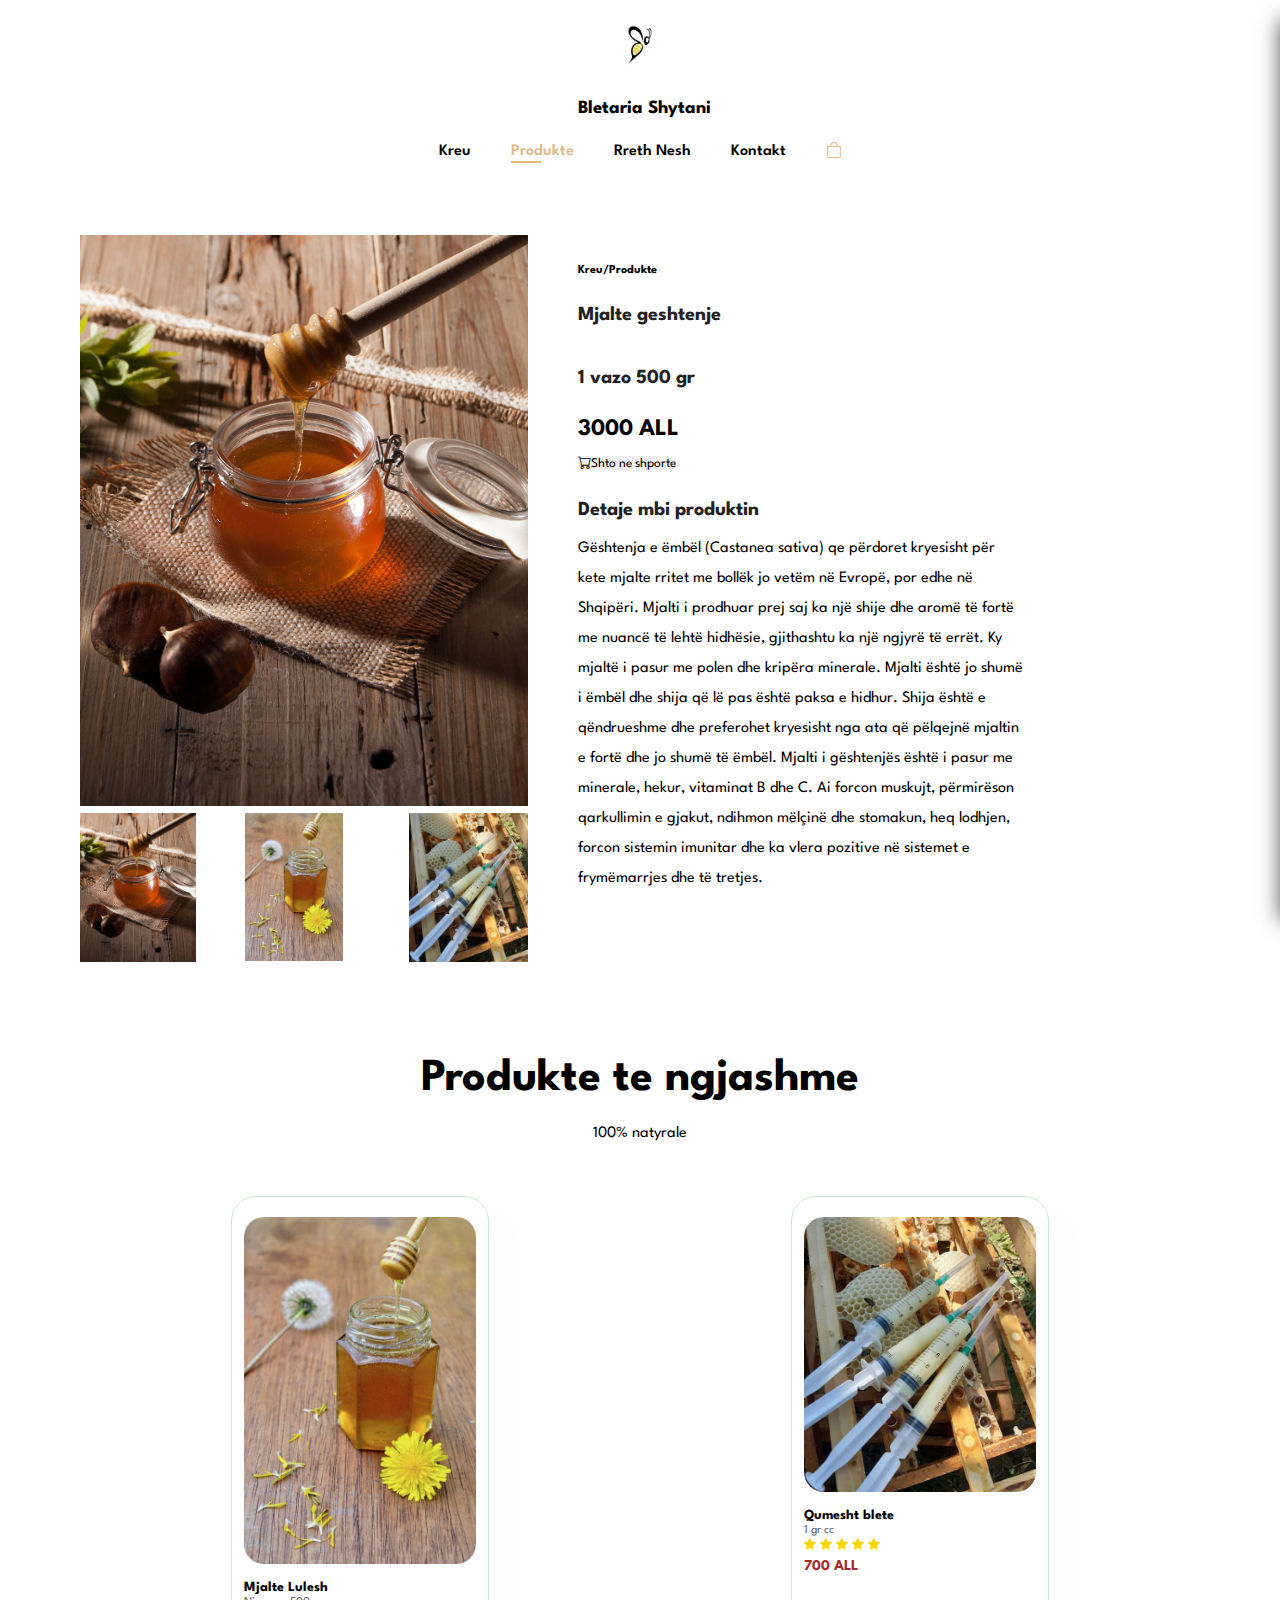
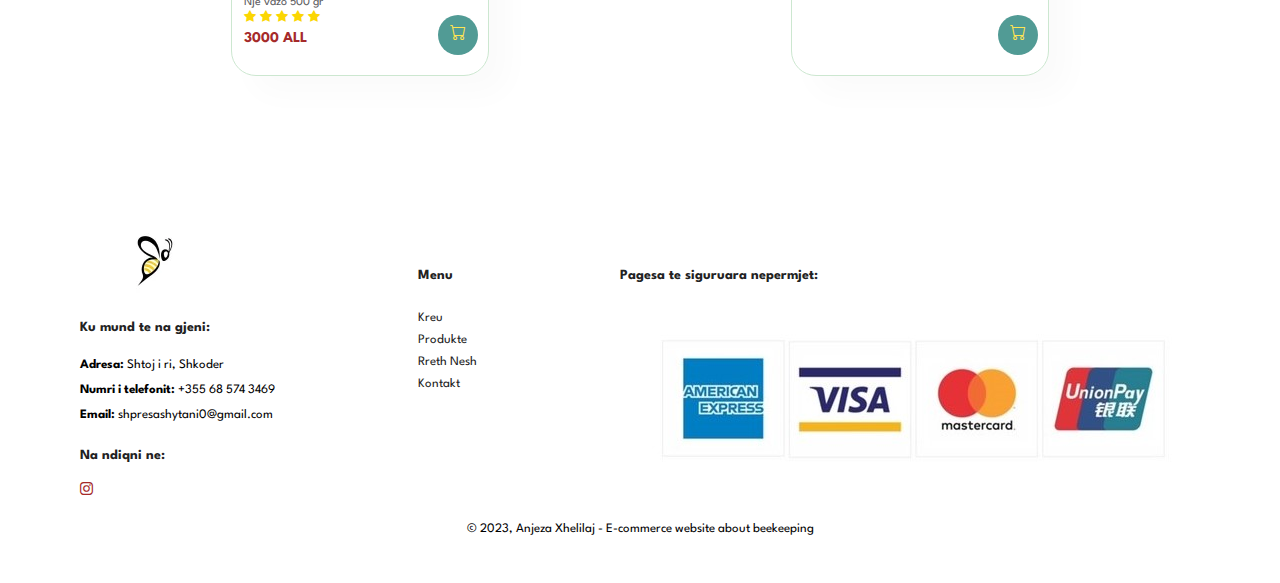
<file: sproduct2.html>
<!DOCTYPE html>
<html lang="en">
<head>
    <meta charset="UTF-8">
    <meta name="viewport" content="width=device-width, initial-scale=1.0">
    <link rel="stylesheet" href="style.css">
    <link rel="stylesheet" href="https://cdn.jsdelivr.net/npm/bootstrap-icons@1.10.5/font/bootstrap-icons.css">
    <script src="shop.js" async></script>
    <title>E-commerce website about beekeeping</title>
</head>
<body>
    <section id="header">
        <img src="/bletariaImages/logo2.webp" class="logo" alt="Logo" onclick="myFunction()">
        <h3 onclick="myFunction()">Bletaria Shytani</h3>
        <div>
            <ul id="navbar">
                <li><a  href="index.html">Kreu</a></li>
                <li><a class="active" href="products.html">Produkte</a></li>
                <li><a href="aboutus.html">Rreth Nesh</a></li>
                <li><a href="contactus.html">Kontakt</a></li>
                <li id="lg-bag"><i class="bi bi-bag" id="bag"></i></li>
                <a href="#" id="close"><i class="bi bi-x"></i></a>
            </ul>
        </div>
        <div id="mobile">
            <i class="bi bi-bag" id="bag-mobile"></i>
            <i id="bar" class="bi bi-list"></i>
        </div>
    </section>

    <section id="prodetails" class="section-p1">
        <div class="single-pro-image">
            <img src="bletariaImages/mjaltegeshtenje.jpg" 
            width="100%" id="MainImg" alt="Mjalte lulesh">

        <div class="small-img-group">
            <div class="small-img-col" onclick="window.location.href=`sproduct2.html`;">
                <img src="bletariaImages/mjaltegeshtenje.jpg" 
                width="98%" class="small-img" alt="Mjalte geshtenje">
            </div>

            <div class="small-img-col" onclick="window.location.href=`sproduct.html`;">
                <img src="bletariaImages/mjalte lulesh.jpg" 
                width="83%" class="small-img" alt="Mjalte lulesh">
            </div>
            
            <div class="small-img-col" onclick="window.location.href=`sproduct3.html`;">
                <img src="bletariaImages/qumeshtblete2.jpg" 
                width="100%" height="100%" class="small-img" 
                alt="Qumesht blete">
            </div>
        </div>
        </div>

        <div class="single-pro-details">
            <h6>Kreu/Produkte</h6>
            <h4 class="shop-item-title">Mjalte geshtenje</h4>
            <h4>1 vazo 500 gr</h4>
            <h2 class="shop-item-price">3000 ALL </h2>
            <img class="shop-item-img" src="bletariaImages/mjaltegeshtenje.jpg" alt="Mjalte geshtenje" hidden>
            <button  id="normal" class="bi bi-cart" type="button">Shto ne shporte</button>
            <h4>Detaje mbi produktin</h4>
            <span>Gështenja e ëmbël (Castanea sativa) qe përdoret kryesisht për kete mjalte 
                 rritet me bollëk jo vetëm në Evropë, por edhe në Shqipëri. Mjalti i prodhuar 
                 prej saj ka një shije dhe aromë të fortë me nuancë të lehtë hidhësie, gjithashtu ka
                 një ngjyrë të errët. Ky mjaltë i pasur me polen dhe kripëra minerale.
                 Mjalti është jo shumë i ëmbël dhe shija që lë pas është paksa e hidhur. 
                 Shija është e qëndrueshme dhe preferohet kryesisht nga ata që pëlqejnë 
                 mjaltin e fortë dhe jo shumë të ëmbël.

                 Mjalti i gështenjës është i pasur me minerale, hekur, vitaminat B dhe C.
                 Ai forcon muskujt, përmirëson qarkullimin e gjakut, ndihmon mëlçinë dhe stomakun, 
                 heq lodhjen, forcon sistemin imunitar dhe ka vlera pozitive në sistemet 
                 e frymëmarrjes dhe të tretjes.</span>
            <span></span>
        </div>
    </section>

    <section id="product1" class="section-p1">
        <h2>Produkte te ngjashme</h2>
        <p>100% natyrale</p>
        <div class="spro-container">
        <div class="pro" >
            <img class="shop-item-img" src="/bletariaImages/mjalte lulesh.jpg" alt="Mjalte lulesh" 
                 onclick="window.location.href=`sproduct.html`;">
            <div class="des">
                <h5 class="shop-item-title">Mjalte Lulesh</h5>
                <span>Nje vazo 500 gr</span>
                <div class="star">
                    <i class="bi bi-star-fill"></i>
                    <i class="bi bi-star-fill"></i>
                    <i class="bi bi-star-fill"></i>
                    <i class="bi bi-star-fill"></i>
                    <i class="bi bi-star-fill"></i>              
                  </div>
                <h4 class="shop-item-price">3000 ALL</h4>
            </div>
            <i class="bi bi-cart cart"></i>
        </div>
        
        <div class="pro" >
            <img class="shop-item-img" src="/bletariaImages/qumeshtblete2.jpg" alt="Qumesht blete" 
                 onclick="window.location.href=`sproduct3.html`;">
            <div class="des">
                <h5 class="shop-item-title">Qumesht blete</h5>
                <span>1 gr cc</span>
                <div class="star">
                    <i class="bi bi-star-fill"></i>
                    <i class="bi bi-star-fill"></i>
                    <i class="bi bi-star-fill"></i>
                    <i class="bi bi-star-fill"></i>
                    <i class="bi bi-star-fill"></i>              
                  </div>
                <h4 class="shop-item-price">700 ALL</h4>
            </div>
            <i class="bi bi-cart cart"></i>
        </div>
        </div>
    </section>

     <!-- Cart -->

     <section id="cart">
        <a href="#" id="close-cart"><i class="bi bi-x"></i></a>
        <h2>Cfare ke porositur ne shporten tende?</h2>
        <p>Le te shohim!</p>
        <div class="cart-row">
            <span class="cart-item cart-header cart-column">Produkti</span>
            <span class="cart-price cart-header cart-column" >Cmimi</span>
            <span class="cart-quantity cart-header cart-column">Sasia</span>
        </div>

        <!-- This section covers the entire row -->

        <div class="cart-items">
            <!-- This div is here just to give the idea of how the added products at the cart row would
                look like -->

             <!--
                <div class="cart-row">
                    <div class="cart-item cart-column">
                        <img src="bletariaImages/mjalte lulesh.jpg" alt="Mjalte lulesh">
                        <span class="cart-item-title">Mjalte lulesh</span>
                    </div>
                    <span class="cart-price cart-column cart-item-price">3000 ALL</span>
                    <div class="cart-item cart-column">
                        <input class="cart-quantity-input" type="number" value="1"></td>
                        <i class="bi bi-trash"></i>
                    </div>
                </div> 
            -->

        </div>
        <!-- This div covers the transport and cart's total -->

        <div class="cart-total">
            <strong>Transporti</strong>
            <span>Falas</span>
            <strong >Totali i kartes</strong> 
            <span class="cart-total-price">0 All</span>
        </div>
        <button class="normal" id="purchase">Porosit</button>
  </section>

    <footer class="section-p1">
        <div class="col">
            <img src="bletariaImages/logo2.webp" alt="logo">
            <h4>Ku mund te na gjeni:</h4>
            <p><strong>Adresa: </strong>Shtoj i ri, Shkoder</p>
            <p><strong>Numri i telefonit: </strong>+355 68 574 3469</p>
            <p><strong>Email: </strong>shpresashytani0@gmail.com</p>
            <div class="follow">
            <h4>Na ndiqni ne:</h4>
            <div class="icons">
                <a href="https://www.instagram.com/bletariajuaj/"><i class="bi bi-instagram"></i></a>
            </div>
            </div>
        </div>

        <div class="col" id="menu"> 
            <h4>Menu</h4>
            <a href="index.html">Kreu</a>
            <a href="products.html">Produkte</a>
            <a href="aboutus.html">Rreth Nesh</a>
            <a href="contactus.html">Kontakt</a>
        </div>

        <div class="col-pagesa">
            <h4>Pagesa te siguruara nepermjet:</h4>
            <img src="bletariaImages/payment.jpg" alt="Menyra te sigurta pagese">
        </div>

        <div class="copyright">
            <p>© 2023, Anjeza Xhelilaj - E-commerce website about beekeeping</p>
        </div>
    </footer>

    <script>
        var MainImg = document.getElementById("MainImg");
        var smallimg = document.getElementsByClassName("small-img");

        smallimg[0].onclick = function(params) {
            MainImg.src = smallimg[0].src;
        }
        smallimg[1].onclick = function(params) {
            MainImg.src = smallimg[1].src;
        }
        smallimg[2].onclick = function(params) {
            MainImg.src = smallimg[2].src;
        }
    </script>

<script src="script.js">
</script>

</body>
</html>
</file>
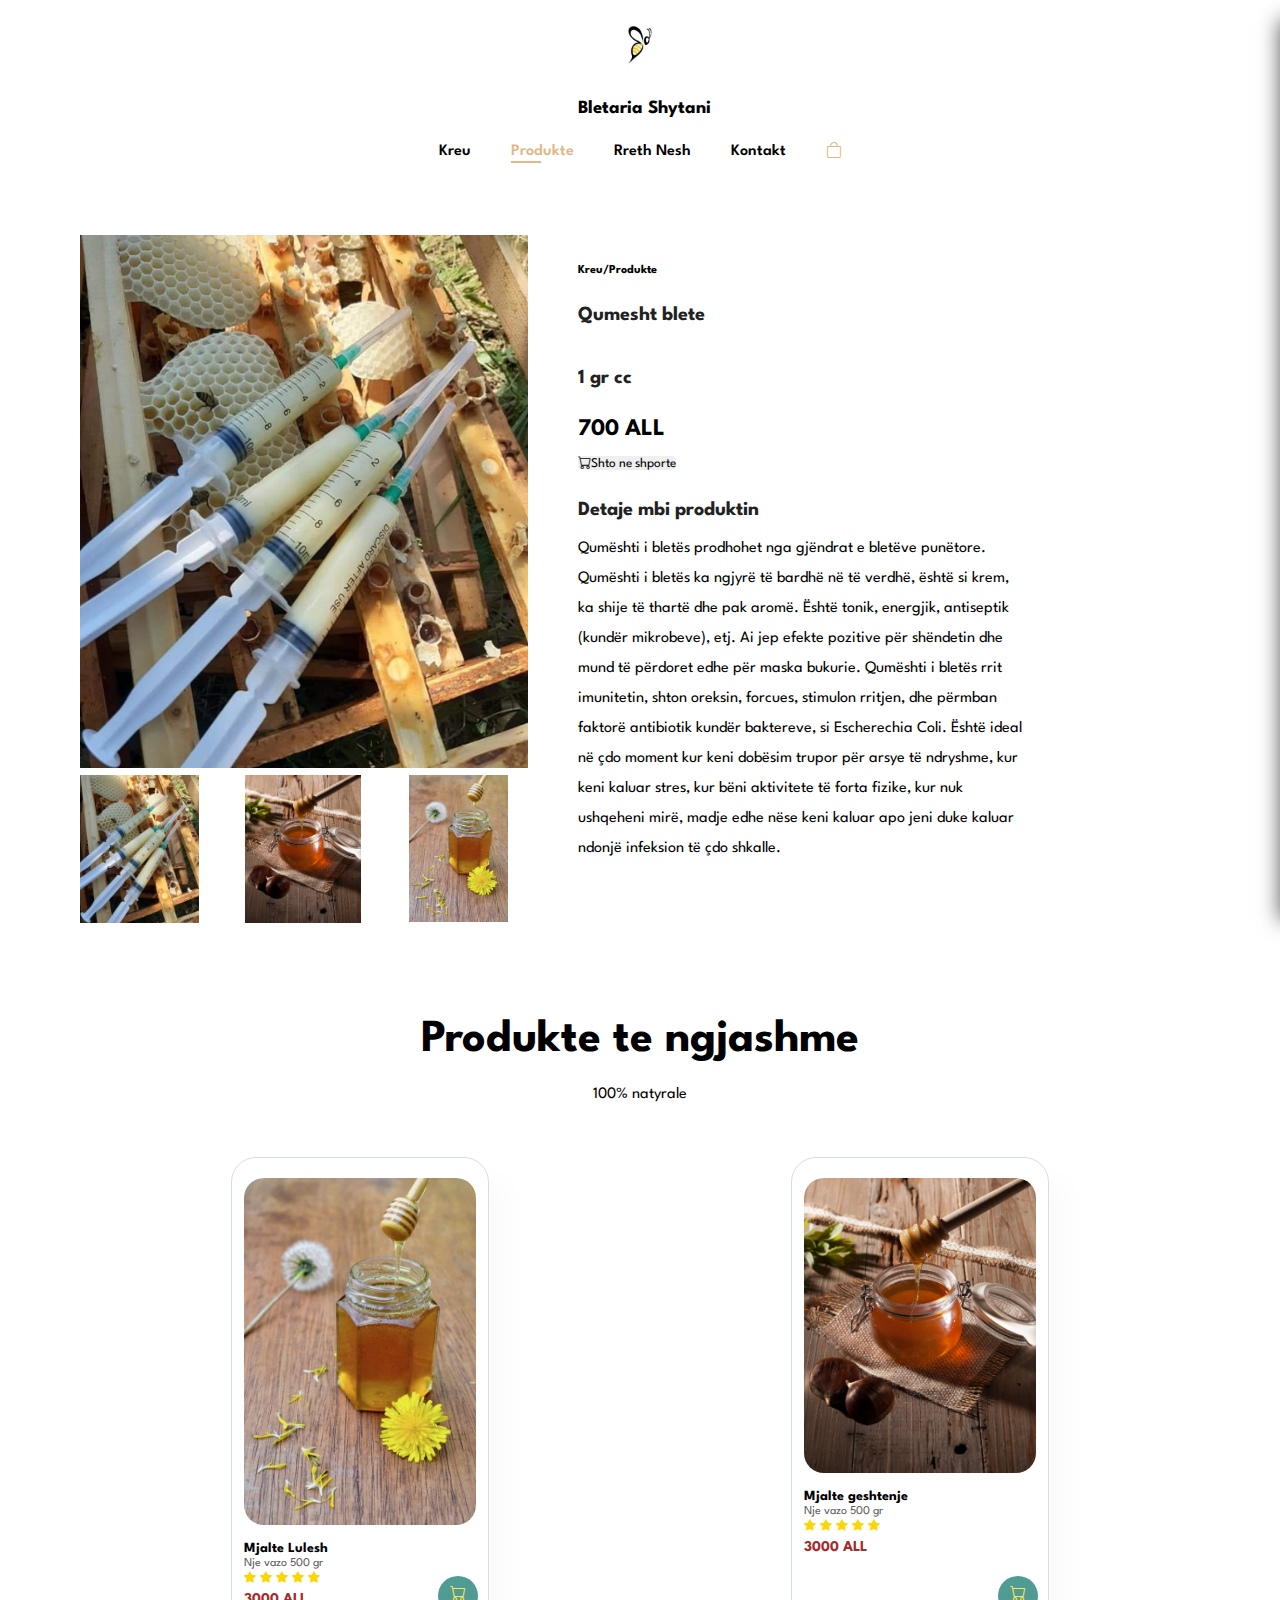
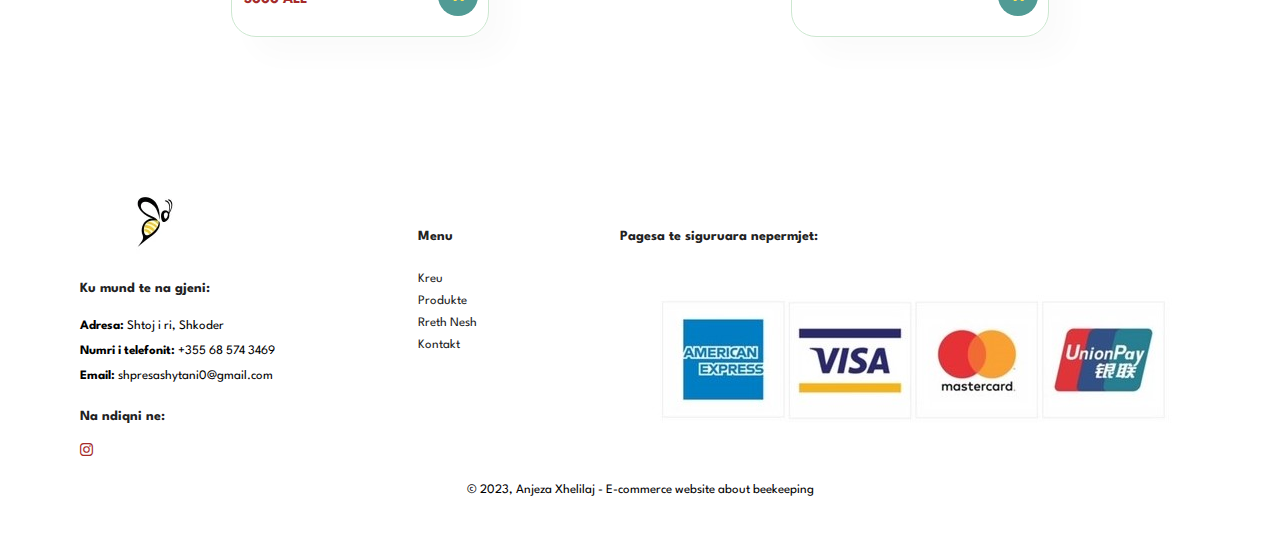
<file: sproduct3.html>
<!DOCTYPE html>
<html lang="en">
<head>
    <meta charset="UTF-8">
    <meta name="viewport" content="width=device-width, initial-scale=1.0">
    <link rel="stylesheet" href="style.css">
    <link rel="stylesheet" href="https://cdn.jsdelivr.net/npm/bootstrap-icons@1.10.5/font/bootstrap-icons.css">
    <script src="shop.js" async></script>
    <title>E-commerce website about beekeeping</title>
</head>
<body>
    <section id="header">
        <img src="/bletariaImages/logo2.webp" class="logo" alt="Logo" onclick="myFunction()">
        <h3 onclick="myFunction()">Bletaria Shytani</h3>
        <div>
            <ul id="navbar">
                <li><a  href="index.html">Kreu</a></li>
                <li><a class="active" href="products.html">Produkte</a></li>
                <li><a href="aboutus.html">Rreth Nesh</a></li>
                <li><a href="contactus.html">Kontakt</a></li>
                <li id="lg-bag"><i class="bi bi-bag" id="bag"></i></li>
                <a href="#" id="close"><i class="bi bi-x"></i></a>
            </ul>
        </div>
        <div id="mobile">
            <i class="bi bi-bag" id="bag-mobile"></i>
            <i id="bar" class="bi bi-list"></i>
        </div>
    </section>

    <section id="prodetails" class="section-p1">
        <div class="single-pro-image">
            <img src="bletariaImages/qumeshtblete2.jpg" 
            width="100%" id="MainImg" alt="Qumesht blete">

        <div class="small-img-group">
            <div class="small-img-col" onclick="window.location.href=`sproduct3.html`;">
                <img src="bletariaImages/qumeshtblete2.jpg" 
                width="100%" height="100%" class="small-img" 
                alt="Qumesht blete">
            </div>

            <div class="small-img-col" onclick="window.location.href=`sproduct2.html`;" >
                <img src="bletariaImages/mjaltegeshtenje.jpg" 
                width="98%" class="small-img" alt="Mjalte geshtenje">
            </div>

            <div class="small-img-col" onclick="window.location.href=`sproduct.html`;">
                <img src="bletariaImages/mjalte lulesh.jpg" 
                width="83%" class="small-img" alt="Mjalte lulesh">
            </div>
        </div>
        </div>

        <div class="single-pro-details">
            <h6>Kreu/Produkte</h6>
            <h4 class="shop-item-title">Qumesht blete</h4>
            <h4>1 gr cc</h4>
            <h2 class="shop-item-price">700 ALL </h2>
            <img class="shop-item-img" src="bletariaImages/qumeshtblete2.jpg" alt="Qumesht blete" hidden>
            <button id="normal" class="bi bi-cart" type="button">Shto ne shporte</button>
            <h4>Detaje mbi produktin</h4>
            <span>Qumështi i bletës prodhohet nga gjëndrat e bletëve punëtore.
                Qumështi i bletës ka ngjyrë të bardhë në të verdhë, është si krem, 
                ka shije të thartë dhe pak aromë. Është tonik, energjik, 
                antiseptik (kundër mikrobeve), etj. Ai jep efekte pozitive 
                për shëndetin dhe mund të përdoret edhe për maska bukurie.
                Qumështi i bletës rrit imunitetin, shton oreksin, forcues, 
                stimulon rritjen, dhe përmban faktorë antibiotik kundër baktereve, 
                si Escherechia Coli. Është ideal në çdo moment kur keni dobësim trupor
                për arsye të ndryshme, kur keni kaluar stres, kur bëni aktivitete 
                të forta fizike, kur nuk ushqeheni mirë, madje edhe nëse keni kaluar 
                apo jeni duke kaluar ndonjë infeksion të çdo shkalle.
            </span>
            <span></span>
        </div>
    </section>

    <section id="product1" class="section-p1">
        <h2>Produkte te ngjashme</h2>
        <p>100% natyrale</p>
        <div class="spro-container">
        <div class="pro" >
            <img class="shop-item-img" src="/bletariaImages/mjalte lulesh.jpg" alt="Mjalte lulesh" 
                 onclick="window.location.href=`sproduct.html`;">
            <div class="des">
                <h5 class="shop-item-title">Mjalte Lulesh</h5>
                <span>Nje vazo 500 gr</span>
                <div class="star">
                    <i class="bi bi-star-fill"></i>
                    <i class="bi bi-star-fill"></i>
                    <i class="bi bi-star-fill"></i>
                    <i class="bi bi-star-fill"></i>
                    <i class="bi bi-star-fill"></i>              
                  </div>
                <h4 class="shop-item-price">3000 ALL</h4>
            </div>
            <i class="bi bi-cart cart"></i>
        </div>
        
        <div class="pro" >
            <img class="shop-item-img" src="/bletariaImages/mjaltegeshtenje.jpg" alt="Mjalte geshtenje"
                 onclick="window.location.href=`sproduct2.html`;">
            <div class="des">
                <h5 class="shop-item-title">Mjalte geshtenje</h5>
                <span>Nje vazo 500 gr</span>
                <div class="star">
                    <i class="bi bi-star-fill"></i>
                    <i class="bi bi-star-fill"></i>
                    <i class="bi bi-star-fill"></i>
                    <i class="bi bi-star-fill"></i>
                    <i class="bi bi-star-fill"></i>              
                  </div>
                <h4 class="shop-item-price">3000 ALL</h4>
            </div>
            <i class="bi bi-cart cart"></i>
        </div>
        </div>
    </section>

    <!-- Cart -->

    <section id="cart">
        <a href="#" id="close-cart"><i class="bi bi-x"></i></a>
        <h2>Cfare ke porositur ne shporten tende?</h2>
        <p>Le te shohim!</p>
        <div class="cart-row">
            <span class="cart-item cart-header cart-column">Produkti</span>
            <span class="cart-price cart-header cart-column" >Cmimi</span>
            <span class="cart-quantity cart-header cart-column">Sasia</span>
        </div>

        <!-- This section covers the entire row -->

        <div class="cart-items">
            <!-- This div is here just to give the idea of how the added products at the cart row would
                look like -->

             <!--
                <div class="cart-row">
                    <div class="cart-item cart-column">
                        <img src="bletariaImages/mjalte lulesh.jpg" alt="Mjalte lulesh">
                        <span class="cart-item-title">Mjalte lulesh</span>
                    </div>
                    <span class="cart-price cart-column cart-item-price">3000 ALL</span>
                    <div class="cart-item cart-column">
                        <input class="cart-quantity-input" type="number" value="1"></td>
                        <i class="bi bi-trash"></i>
                    </div>
                </div> 
            -->

        </div>
        <!-- This div covers the transport and cart's total -->

        <div class="cart-total">
            <strong>Transporti</strong>
            <span>Falas</span>
            <strong >Totali i kartes</strong> 
            <span class="cart-total-price">0 All</span>
        </div>
        <button class="normal" id="purchase">Porosit</button>
    </section>

    <footer class="section-p1">
        <div class="col">
            <img src="bletariaImages/logo2.webp" alt="logo">
            <h4>Ku mund te na gjeni:</h4>
            <p><strong>Adresa: </strong>Shtoj i ri, Shkoder</p>
            <p><strong>Numri i telefonit: </strong>+355 68 574 3469</p>
            <p><strong>Email: </strong>shpresashytani0@gmail.com</p>
            <div class="follow">
            <h4>Na ndiqni ne:</h4>
            <div class="icons">
                <a href="https://www.instagram.com/bletariajuaj/"><i class="bi bi-instagram"></i></a>
            </div>
            </div>
        </div>

        <div class="col" id="menu"> 
            <h4>Menu</h4>
            <a href="index.html">Kreu</a>
            <a href="products.html">Produkte</a>
            <a href="aboutus.html">Rreth Nesh</a>
            <a href="contactus.html">Kontakt</a>
        </div>

        <div class="col-pagesa">
            <h4>Pagesa te siguruara nepermjet:</h4>
            <img src="bletariaImages/payment.jpg" alt="Menyra te sigurta pagese">
        </div>

        <div class="copyright">
            <p>© 2023, Anjeza Xhelilaj - E-commerce website about beekeeping</p>
        </div>
    </footer>

    <script>
        var MainImg = document.getElementById("MainImg");
        var smallimg = document.getElementsByClassName("small-img");

        smallimg[0].onclick = function(params) {
            MainImg.src = smallimg[0].src;
        }
        smallimg[1].onclick = function(params) {
            MainImg.src = smallimg[1].src;
        }
        smallimg[2].onclick = function(params) {
            MainImg.src = smallimg[2].src;
        }
    </script>

<script src="script.js">
</script>

</body>
</html>
</file>
<file: style.css>
@import url("https://fonts.googleapis.com/css2?family=Spartan:wght@100;200;300;400;500;600;700;800;900&display=swap");
* {
  margin: 0;
  padding: 0;
  box-sizing: border-box;
  font-family: "Spartan", sans-serif;
}

html {
  scroll-behavior: smooth;
}

/* Global Styles */

h1 {
  font-size: 50px;
  line-height: 64px;
  color: #222;
}

h2 {
  font-size: 46px;
  line-height: 54px;
  color: #222;
}

h4 {
  font-size: 20px;
  color: #222;
}

h6 {
  font-weight: 700;
  font-size: 12px;
}

p {
  font-size: 16px;
  color: #465b52;
  margin: 15px 0 20px 0;
}

.section-p1 {
  padding: 40px 80px;
}

.section-m1 {
  margin: 40px 0;
}

button.normal{
  font-size: 14px;
  font-weight: 600;
  padding: 15px 30px;
  color:white;
  background-color: #088178;
  border-radius: 4px;
  border: none;
  outline: none;
  transition: 0.2s;
}

body {
  width: 100%;
}


/* Header */

.logo{
 height: 100px;
 width: 100px;
 display: block;
 margin-left: auto;
 margin-right: auto;
 padding-bottom: 10px;
}

h3{
  text-align: center;
  margin-left: 9px;
}
#header{
    display:inline-block;
    align-items: center;
    width: 100%;
    background-color: white;
    box-shadow: 0 5px 25px white;
    z-index: 999;
}

#navbar{
  display: flex;
  align-items: center;
  justify-content: center;
  padding-bottom: 15px;
  padding-top: 25px;
}

#navbar li{
  list-style: none;
  padding: 0 20px;
  position: sticky;
}

#navbar li a,
#navbar li{
  text-decoration: none;
  font-size: 16px;
  font-weight: 600;
  color: black;
  transition: 0.3s ease;
}

#bag{
  color: burlywood;
}

#navbar li a:hover,
#navbar li a.active,
#navbar li:hover{
  color:burlywood;
}

#navbar li a.active::after,
#navbar li a:hover::after, 
#navbar li:hover::after{
  content: "";
  width:30%;
  height: 2px;
  background-color: burlywood;
  position: absolute;
  bottom: -4px;
  left:20px;
}

#mobile{
  display: none;
  align-items: center;
}

#close{
display: none;
}

/* Home Page (index.html) */

/* Main */

#main{
  background-image: url("/bletariaImages/mjaltekreu7.jpg");
  height:80vh;
  width: 100%;
  background-size: contain;
  background-position: center;
  padding: 0  10px 20px 80px;
  display: flex;
  flex-direction: column;
  align-items: flex-start;
  justify-content: center;
}

#main h2{
  padding-top: 15px;
}

#main h4 , h2 {
 color: #ffffff;
}

#main p{
  color: white;
}

#main button a{
  background-color: rgb(36, 35, 35);
  color: rgb(249, 209, 10);
  border-style: none;
  border-radius: 4px;
  padding: 14px 80px 14px 65px;
  font-weight: 700;
  font-size: 15px; 
  font-family: Georgia, 'Times New Roman', Times, serif;
  text-decoration: none;
  transition: 0.2s;
}

#main button a:hover{
background-color: rgb(125, 3, 3);
}

/* Features */

#features{
  display: flex;
  align-items: center;
  justify-content: space-between;
  flex-wrap: wrap;
}

#features .fe-box{
  width: 180px;
  text-align: center;
  padding: 25px 15px;
  box-shadow: 20px 20px 34px rgba(0, 0, 0, 0.04);
  border: 1 px solid #cce7d0;
  border-radius: 4px;
  margin: 15px 0;
  }

#features .fe-box:hover{
    box-shadow: 10px 10px 54px rgba(70, 62, 221, 0.1);
  }

#features .fe-box img{
  width: 100%;
  margin-bottom: 10px;
}

#features .fe-box h6{
  display: inline-block;
  font-size: 13.5px;
  padding: 9px 8px 6px 8px;
  line-height: 1;
  border-radius: 4px;
  color: white;
  background-color:rgb(162, 207, 235);
 }

 #features .fe-box:nth-child(2) h6{
  background-color: rgb(248, 219, 183);
 }
 
 #features .fe-box:nth-child(3) h6{
  background-color: coral;
 }

 #features .fe-box:nth-child(4) h6{
  background-color: lightpink;
 }

 #features .fe-box:nth-child(5) h6{
  background-color: rgb(48, 199, 192);
 }

/*Pictures from the farm with a slideshow*/

#farmpic h2, p{
color: black;
text-align: center;
padding-top: 5px;
}

#farmpic h2{
padding-top: 40px;
}

.mySlides {
  display: none;
}

img {
  vertical-align: middle;
}

/* Slideshow container */
.slideshow-container {
  padding-top: 20px;
  max-width: 1000px;
  position: relative;
  margin: auto;
  height: 100px;
  width: 550px;
}

/* Caption text */
.text {
  text-align: center;
  color: #f2f2f2;
  font-size: 20px;
  font-weight: 500; 
  font-family: Georgia, 'Times New Roman', Times, serif;
  padding: 8px 12px;
  position: absolute;
  bottom: 8px;
  width: 100%;
}

/* Number text (1/2 etc) */
.numbertext {
  color: #f2f2f2;
  font-size: 12.5px;
  font-weight: 300;
  padding: 40px 15px;
  position: absolute;
  top: 0;
}

/* The dots/bullets/indicators */
.dot {
  height: 10px;
  width: 10px;
  margin: 335px 2px 15px 2px;
  background-color: #bbb;
  border-radius: 50%;
  display: inline-block;
  transition: background-color 0.6s ease;
}

/* Fading animation */
.fade {
  animation-name:fade;
  animation-duration: 1.5s;
}

@keyframes fade {
  from {opacity: .4} 
  to {opacity: 1}
}

/*Featured products*/

#product1{
text-align: center;
padding-top: 50px;
}

#product1 .pro-container{
display: flex;
justify-content: space-between;
padding-top: 20px;
flex-wrap: wrap;
}

#product1 h2, p{
color: black;
}

#product1 .pro{
  width: 23%;
  min-width: 250px ;
  padding: 20px 12px ;
  border:1px solid #cce7d0;
  border-radius: 25px;
  cursor: pointer;
  box-shadow: 20px 20px 30px rgba(0, 0, 0, 0.02);
  margin: 15px 0;
  transition: 0.2s ease;
  position: relative;
}

#product1 .pro:hover{
  box-shadow: 20px 20px 30px rgba(0, 0, 0, 0.35);
}

#product1 .pro img{
  width: 100%;
  border-radius: 20px;
}

#product1 .pro .des{
  text-align: start;
  padding: 10px 0;
}

#product1 .pro .des span{
color: #606063;
font-size: 12px;
}

#product1 .pro .des h5{
padding-top: 7px;
color: black;
font-size: 14px;
}

#product1 .pro .des i {
  font-size: 12px;
  color: rgb(251, 214, 2);
}

#product1 .pro .des h4{
padding-top: 7px;
font-size: 15px;
font-weight: 700;
color: brown;
}

/*Footer*/

footer{
  display: flex;
  flex-wrap: wrap;
  justify-content: space-between;
}

footer .col{
display: flex;
flex-direction: column;
align-items: flex-start;
margin-bottom: 20px;
margin-top: 30px;
}

footer #menu{
  margin-top: 98px;
}

footer .logo{
  margin: 40px;
}

footer h4{
font-size: 14px;
padding-bottom: 20px;
}

footer p {
  font-size: 13px;
  margin: 0 0 8px 0;
}

footer a{
font-size: 13px;
text-decoration: none;
color: #222;
margin-top: 10px;
}

footer .col-pagesa{
margin-top: 98px;
}

footer .follow{
  margin-top: 20px;
}

footer .follow i{
  color: brown;
  padding-right: 4px;
  cursor: pointer;
}

footer .col img{
  padding-right: 5px;
}

footer .follow i:hover,
footer a:hover{
  color: rgb(242, 159, 50);
}

footer .copyright{
  width: 100%;
  text-align: center;
}

/*Products*/

#page-header{
  background-image: url("bletariaImages/mjaltiheader.jpg");
  width: 100%;
  height: 40vh;
  background-size: contain;
  display: flex;
  justify-content: center;
  text-align: center;
  flex-direction: column;
  padding: 14px;
  color: white;
}

#pagination{
  text-align: center;
}

#pagination a{
  text-decoration: none;
  background-color: rgb(226, 88, 38);
  padding: 15px 20px;
  border-radius: 4px;
  color: white;
  font-weight: 600;
  font-size: 17px;
}

#pagination a i{
  font-size: 16px;
  font-weight: 600;
  padding-top: 21px;
}

#product1 .pro .cart{
  width:40px;
  height: 40px;
  line-height: 40px;
  border-radius: 50px;
  background-color: #006c64;
  opacity: 0.68;
  font-weight: 500;
  color:rgb(255, 217, 0);
  border: 1 px solid #cce7d0;
  position: absolute;
  bottom: 20px;
  right: 10px;
}

#product1 .pro .cart:hover{
  background-color: brown;
}

/*Single product*/

#prodetails{
display: flex;
margin-top: 20px;
}

#prodetails .single-pro-image{
width: 40%;
margin-right: 50px;
}

.small-img-group{
  display: flex;
  justify-content: space-between;
  margin-top: 7px;
}

.small-img-col{
flex-basis: 26.5%;
cursor: pointer;
}

#prodetails .single-pro-details{
  width: 40%;
  padding-top: 30px;
}

#prodetails .single-pro-details h4{
padding: 30px 0 15px 0;
}

#prodetails .single-pro-details h2{
  font-size: 24px;
  color: black;
}

#prodetails .single-pro-details button{
  border: none;
  border-radius: 5px;
}

#prodetails .single-pro-details button:hover{
  background-color: rgb(201, 76, 31);
}


#prodetails .single-pro-details span{
  line-height: 30px;
}

#product1 .spro-container{
  display:flex;
  justify-content: space-around;
  padding-top: 20px;
  flex-wrap: wrap;
}

/*About us*/

#page-header.aboutUS-header{
  background-image: url("bletariaImages/mjaltiheader.jpg");
   width: 100%;
  height: 40vh;
  background-size: contain;
  display: flex;
  justify-content: center;
  text-align: center;
  flex-direction: column;
  padding: 14px;
}

#about-head {
  display: flex;
  align-items: center;
}

#about-head h2{
  color:black;
  text-align: center;
}

#about-head img{
  width: 50%;
  height: auto;
}

#about-head div{
  padding-left: 40px;
}

#about-vid{
text-align: center;
}

#about-vid .video{
width: 70%;
height: 100%;
margin: 30px auto 0 auto;
}

#about-vid .video video{
width: 100%;
height: 100%;
border-radius: 20px;
}

/* Contact */

#page-header h2{
  color: black;
}

#contact-details{
  display: flex;
  align-items: center;
  justify-content: space-between;
}

#contact-details .details{
  width: 40%;
}

#contact-details .details span, 
#form-details form span {
font-size: 14px;
}

#contact-details .details h2,
#form-details form h2{
  color: black;
  font-size: 26px;
  line-height: 35px;
  padding: 20px 0;
}

#contact-details .details h4{
font-size: 16px;
padding-bottom: 15px;
}

#contact-details .details li{
  list-style: none;
  display: flex;
  padding: 10px 0px;
}

#contact-details .details li i{
  padding-right: 22px;
  font-size: 14px;
}

#contact-details .details li p{
margin: 0;
font-size: 14px;
}

#contact-details .map{
  width: 55%;
  height: 400px;
}

#contact-details .map iframe{
  width: 100%;
  height: 100%;
}

#form-details{
  display: flex;
  justify-content: space-between;
  margin: 30px;
  padding: 80px;
  border: 1px solid #e1e1e1;
}

#form-details form{
  width: 65%;
  display: flex;
  flex-direction: column;
  align-items: flex-start;
}

#form-details form input,
#form-details form textarea{
  width: 100%;
  padding: 12px 15px;
  outline: none;
  margin-bottom: 20px;
  border: 1px solid rgb(220, 223, 207);
}

#form-details .people div{
padding-bottom: 25px;
display: flex;
align-items: flex-start;
}

#form-details .people div img{
width: 65px;
height: 64px;
object-fit: cover;
margin-right: 15px;
}

#form-details .people div p{
  margin: 0;
  font-size: 13px;
  line-height: 25px;
}

#form-details .people div p span{
  display: block;
  font-size: 16px;
  font-weight: 600;
  color: black;
}

/* Cart */

#cart{
  position: fixed;
  top: 0;
  right: -500px;
  height: 100vh;
  width: 500px;
  background-color: rgb(251, 238, 222);
  box-shadow: 0 20px 20px rgb(90, 89, 89);
  transition: 0.2s;
}

#cart.active{
  right: 0px;
}

#close-cart{
  display: initial;
  position: absolute;
  top: 5px;
  left: 15px;
  color: black;
  font-size: 24px;
}

#cart h2{
  color: rgb(3, 123, 123);
  font-size: 1.6em;
  font-family: serif;
  text-align: center;
  margin-top: 25px;
}

#cart p{
  font-family: 'Times New Roman', Times, serif;
  font-size: 1em;
  font-weight: bold;
}

.cart-header{
  font-weight: bold;
  font-size: 1.25srem;
  color: black;
  padding-top: 25px;
}

.cart-column{
  display: flex;
  align-items: center;
  border-bottom: 1px solid black;
  margin-right: 1.5em;
  padding-bottom: 10px;
  margin-top: 10px;
  margin-left: 30px;
}

.cart-row{
  display: flex;
}

.cart-item{
  width: 40%;
  margin-right: 12px;
}

.cart-item span{
  margin-left: .7em;
  font-size: .85em;
}

.cart-item img{
  width: 70px;
  height: auto;
  border-radius: 10px;
}

.cart-price{
  width: 20%;
  
}
.cart-item-price{
  font-size: .75em;
  margin-left: 30px;
}

.cart-quantity{
  width: 35%;
}

.cart-quantity-input{
  width: 50px;
  height: 34px;
  border-radius: 5px;
  border: 1px solid rgb(214, 5, 5);
  padding: 0;
  text-align: center;
  margin-left: 25px;
  margin-right: 35px;
}

.bi-trash:hover{
color: red;
}

.cart-row:last-child{
  border-bottom: 1px solid black;
}

.cart-row:last-child .cart-column{
  border: none
}

.cart-total{
  text-align: end;
  margin-right: 25px;
}

.cart-total strong{
  margin-right: 20px;
  font-size: .9em;
  font-weight: bold;
}

.cart-total strong::before{
  content: "\a";
  white-space: pre;
}

.cart-total span{  
  font-family: 'Times New Roman', Times, serif;
  font-size: 1.2em;
}

#cart button{ 
  display: block;
  margin: 40px auto 80px auto;
  background-color: rgb(201, 76, 31);
  transition: 0.2s;
}

#cart button:hover{
  background-color:  #088178;
}


/* Start Media Query */

@media (max-width:799px) {

  .section-p1{
    padding: 40px 40px;
  }

  #navbar{
    display: flex;
    flex-direction: column;
    align-items: flex-start;
    justify-content: flex-start;
    position: fixed;
    top: 0;
    right: -300px;
    height: 100vh;
    width: 300px;
    background: rgb(251, 238, 222);
    box-shadow: 0 40px 60px rgba(0, 0, 0, 0.01);
    padding: 80px 0 0 10px;
    transition: 0.3s;
  }

  #navbar.active{
    right: 0px;
  }

  #navbar li{
    margin-bottom: 25px;
  }

  #mobile{
    display: flex;
    align-items: center;
  }

  #mobile i{
    color: #222;
    font-size: 24px;
    padding-left: 20px;
  }

  #close{
    display: initial;
    position: absolute;
    top: 30px;
    left: 30px;
    color: black;
    font-size: 24px;
  }

  #lg-bag{
    display: none;
  }

  #cart{
    left: -500px;
  }

  #cart.active{
    left: 0px;
  }

  #close-cart{
    display:  initial;
    position: absolute;
    top: 20px;
    left: 455px;
    color: black;
    font-size: 24px;
}

  #main{
    height:70vh;
    padding: 0 80px;
    background-position: top 30% right 50%;
  }

  #feature{
    justify-content: center;
  }

  #features .fe-box{
    margin: 15px;
  }

  #product1 .pro-container {
    justify-content: center;
}

  #product1 .pro {
    margin: 15px;
    }

  footer {
    display: flex;
    flex-wrap: wrap;
    justify-content: space-around;
}

  footer .install {
    margin-top: -10px;
  }

  .logo {
    width: 100px;
    height: 100px;
    display: block;
    margin-left: 347px;
    margin-right: auto;
    padding-bottom: 10px;
    }

  /*Contact Page*/

  #form-details {
    padding: 10px;
}

  #form-details form {
    width: 50%;
  }

}

@media (max-width: 477px) {
  .section-p1 {
    padding: 20px;
  }

  #header {
    padding: 10px 30px;
  }

  #header .logo{
    margin-left: 120px;
  }

  #main{
    padding: 0 20px;
    background-position: 55%;
  }

  h2 {
    font-size: 38px;
  }
  
  h1{
    font-size: 32px;
  }

  #features {
  justify-content: space-between;
  }

  #features .fe-box {
    width: 155px;
    margin: 0  0  15px 0;
  }

  .slideshow-container {
    padding-bottom: 0;
    padding-top: 35px;
    max-width: 350px;
  }

  .dot {
    margin: 205px 2px 15px 2px;
  }

  #product1 h2, p {
    padding-top: 35px;
  }

  #product1 .pro {
    width: 100%;
  }

  footer .col {
    align-items: center;
    margin-bottom: 0;
 }

 footer .col img{
    width: 75%;
 }

 #product1 .pro .des span {
  font-size: 15.5px;
  text-decoration: solid;
  }

  /*Single product*/

  #prodetails {
    display: flex;
    flex-direction: column;
  }

  #prodetails .single-pro-image {
    width: 100%;
    margin-right: 0px;
}

#prodetails .single-pro-details {
  width: 100%;
}

/* About Us */

#about-head{
flex-direction: column;
}

#about-head img {
  width: 100%;
  margin-top: 25px;
  margin-bottom: 20px;
}

#about-head div {
  padding-left: 0px;
}

#about-vid .video{
  width: 100%;
  }

  /*Contact Page*/

#contact-details {
  flex-direction: column;
}

#contact-details .details {
  width: 100%;
  margin-bottom: 30px;
}

#contact-details .map {
  width: 100%;
}

#form-details {
  margin: 10px;
  padding: 30px 10px;
  flex-wrap: wrap;
}

#form-details form {
  width: 100%;
  margin-bottom: 30px;
}

}
</file>
